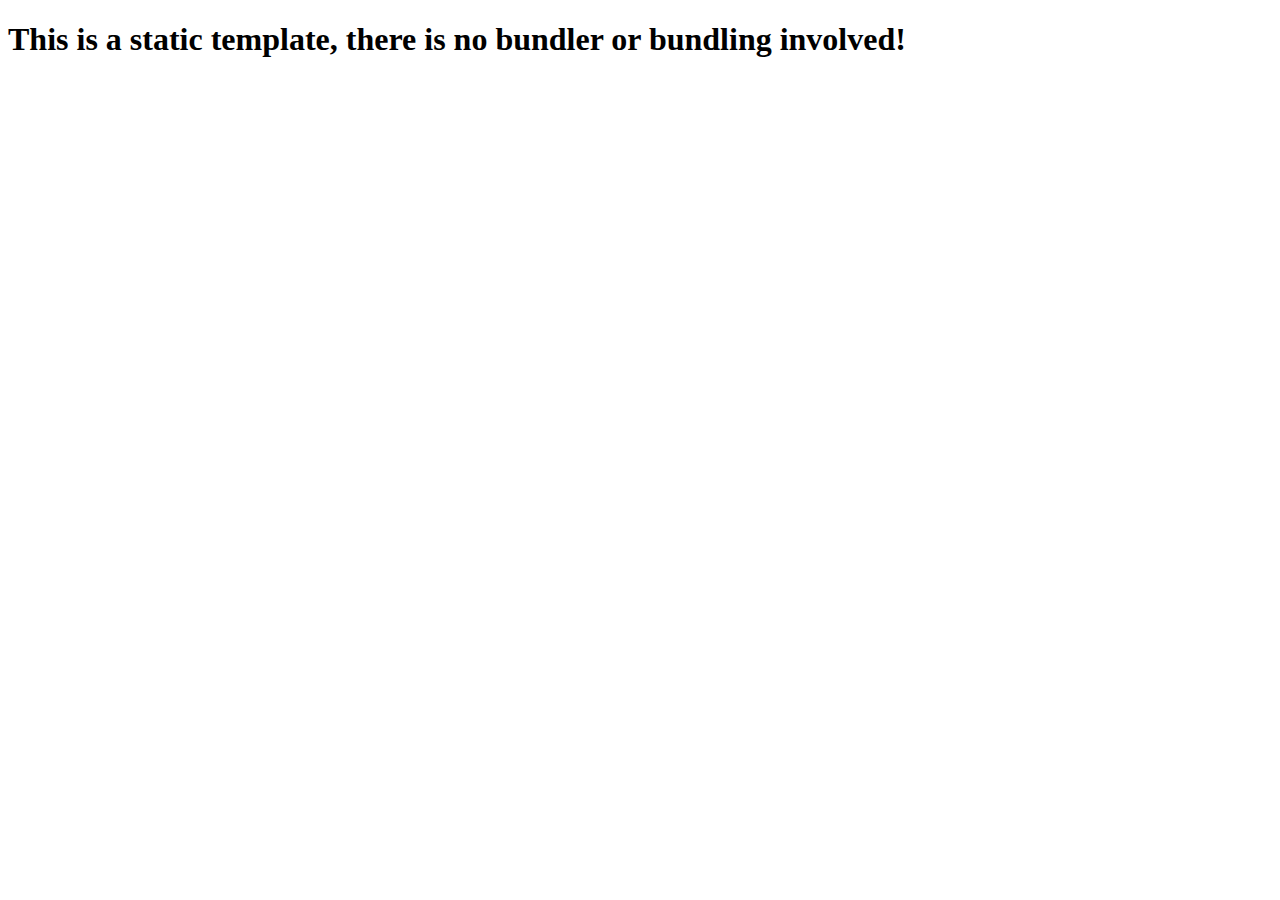
<file: css-challenges-ineuron/index.html>
<!DOCTYPE html>
<html lang="en">
  <head>
    <meta charset="UTF-8">
    <meta name="viewport" content="width=device-width, initial-scale=1.0">
    <meta http-equiv="X-UA-Compatible" content="ie=edge">
    <title>Static Template</title>
  </head>
  <body>
    <h1>This is a static template, there is no bundler or bundling involved!</h1>
  </body>
</html>
</file>
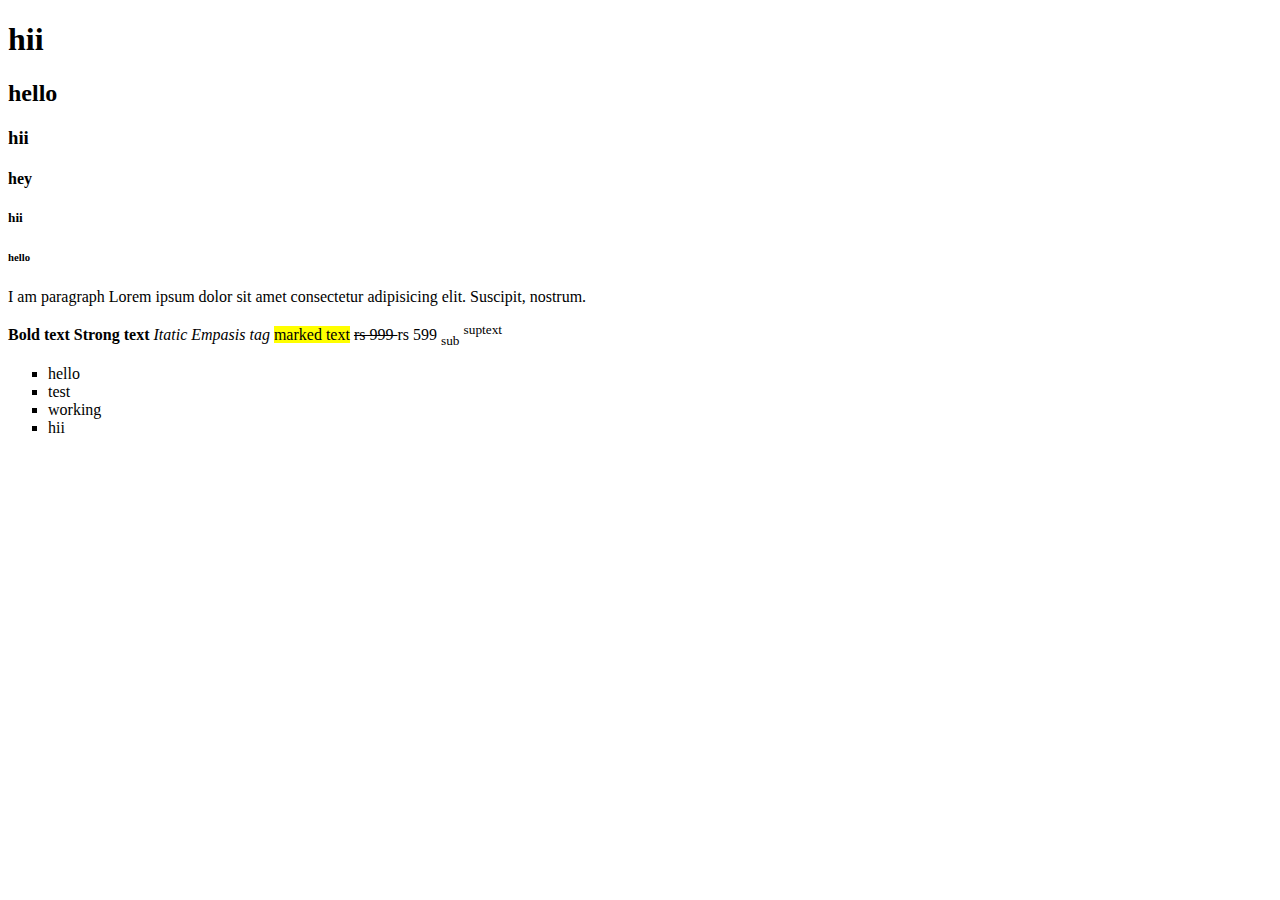
<file: live-class-1/index.html>
<!DOCTYPE html>
<html lang="en">
  <head>
    <meta charset="UTF-8" />
    <meta name="viewport" content="width=device-width, initial-scale=1.0" />
    <meta http-equiv="X-UA-Compatible" content="ie=edge" />
    <title>test</title>
  </head>
  <body>
    <!-- Heading -->
    <h1>hii</h1>
    <h2>hello</h2>
    <h3>hii</h3>
    <h4>hey</h4>
    <h5>hii</h5>
    <h6>hello</h6>

    <!-- paragraping -->
    <p>
      I am paragraph Lorem ipsum dolor sit amet consectetur adipisicing elit.
      Suscipit, nostrum.
    </p>

    <!-- Formatting -->
    <b>Bold text</b>
    <strong>Strong text</strong>
    <i>Itatic</i>
    <em>Empasis tag</em>
    <mark> marked text</mark>
    <del>rs 999 </del>rs 599
    <sub>sub</sub>
    <sup>suptext</sup>

    <!--list-->
    <ul type="square">
      <li>hello</li>
      <li>test</li>
      <li>working</li>
      <li>hii</li>
    </ul>
  </body>
</html>
</file>
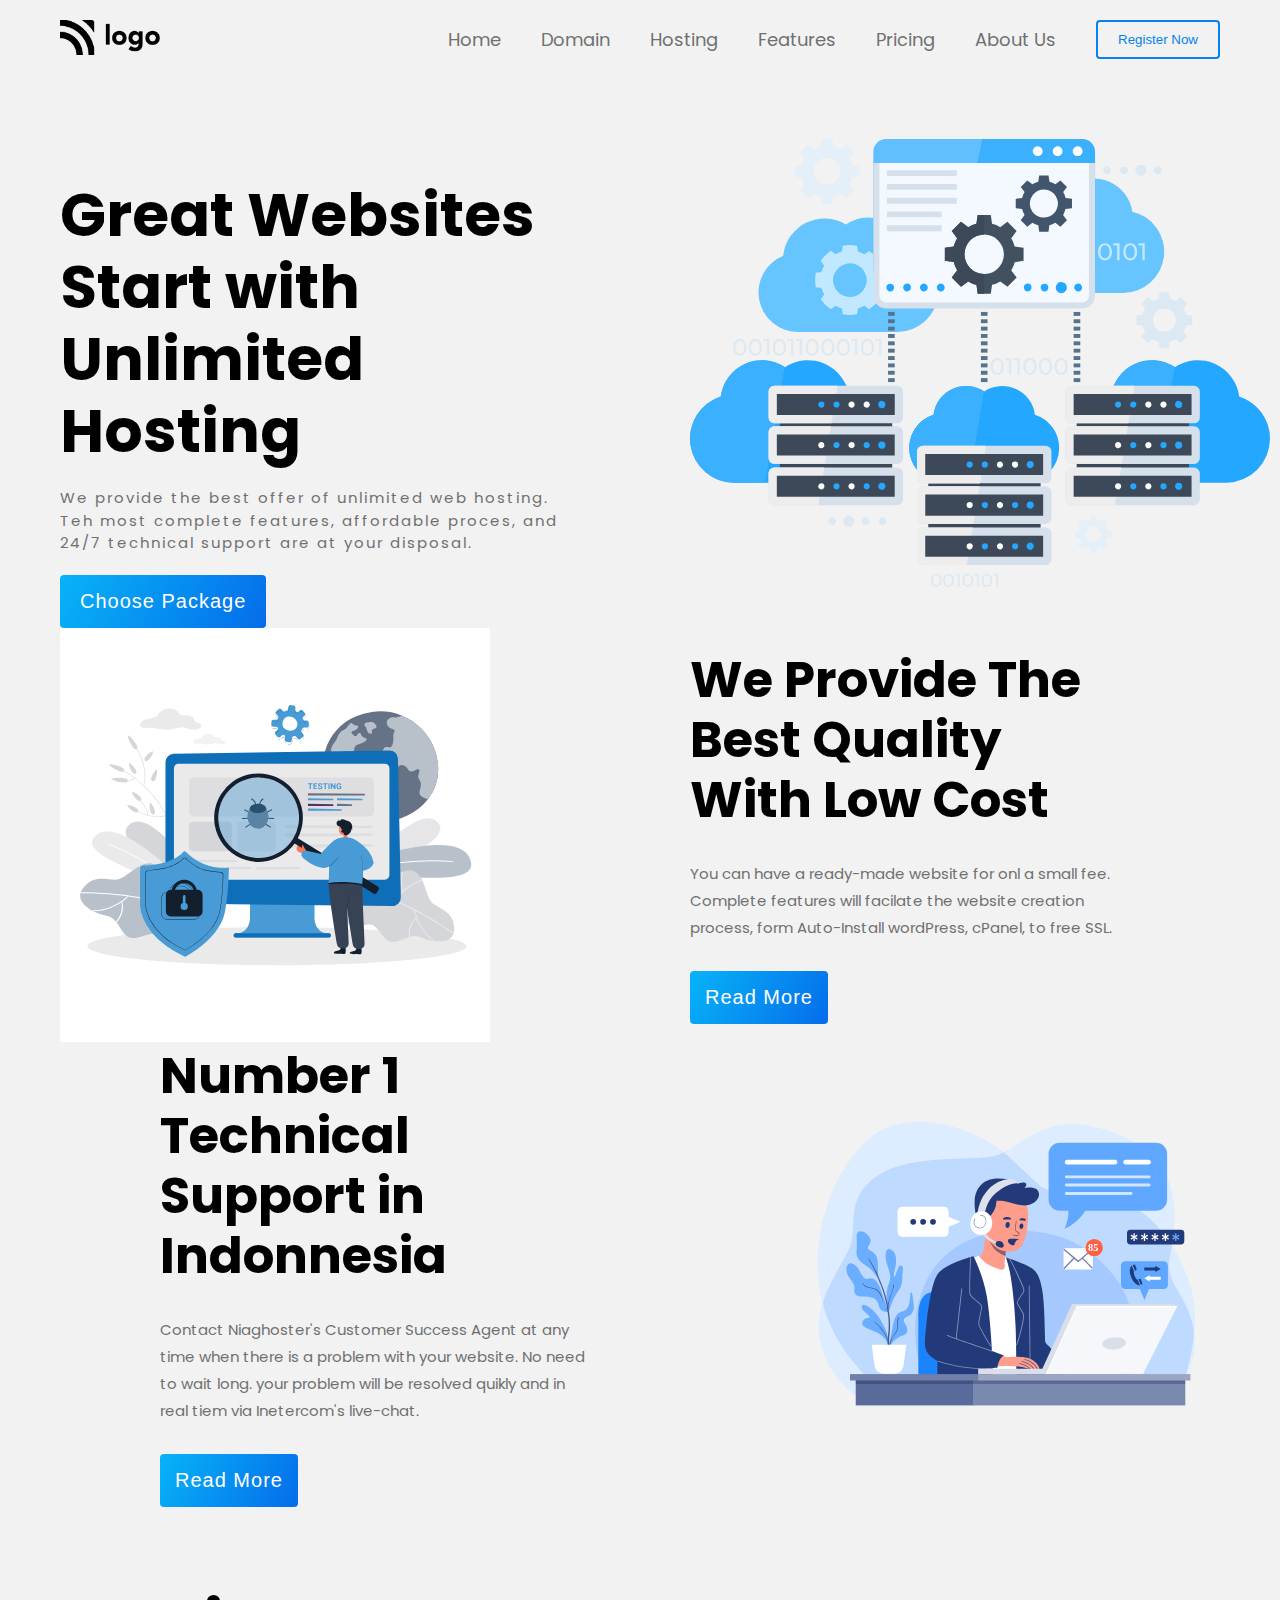
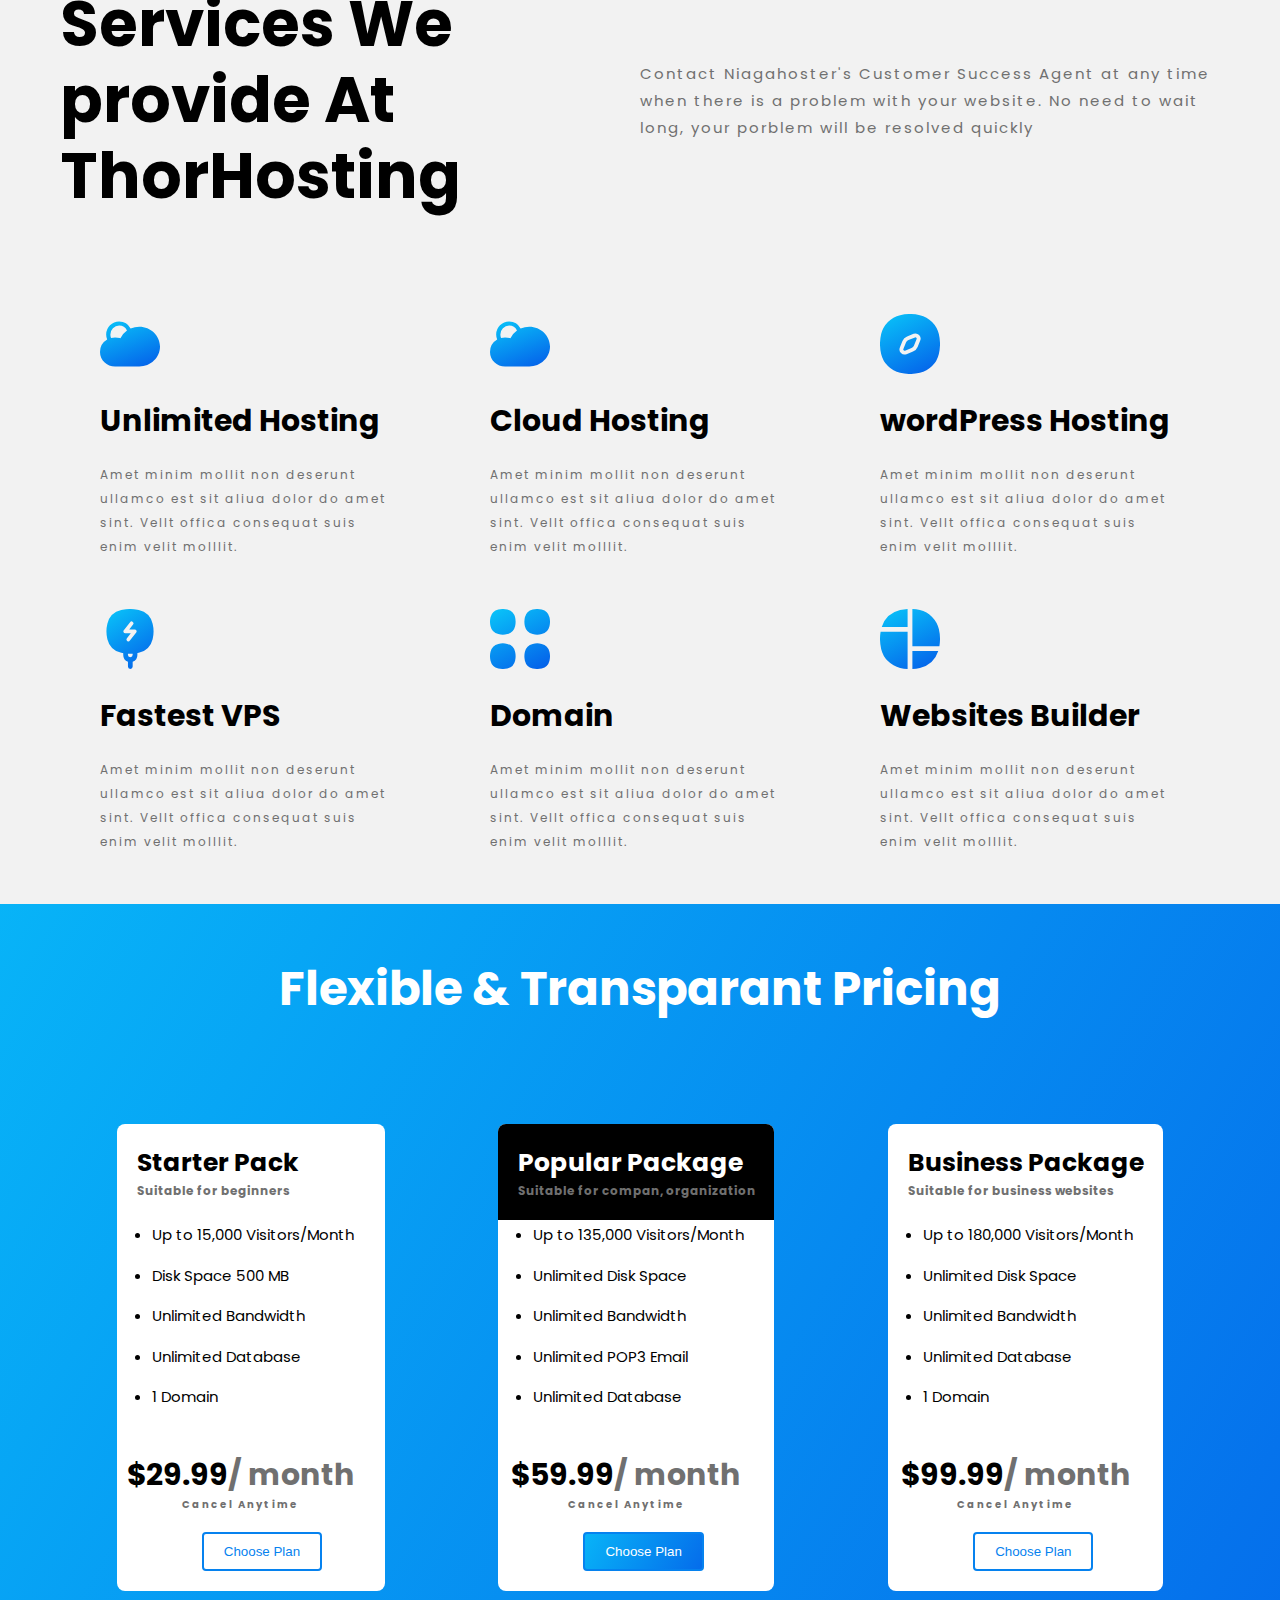
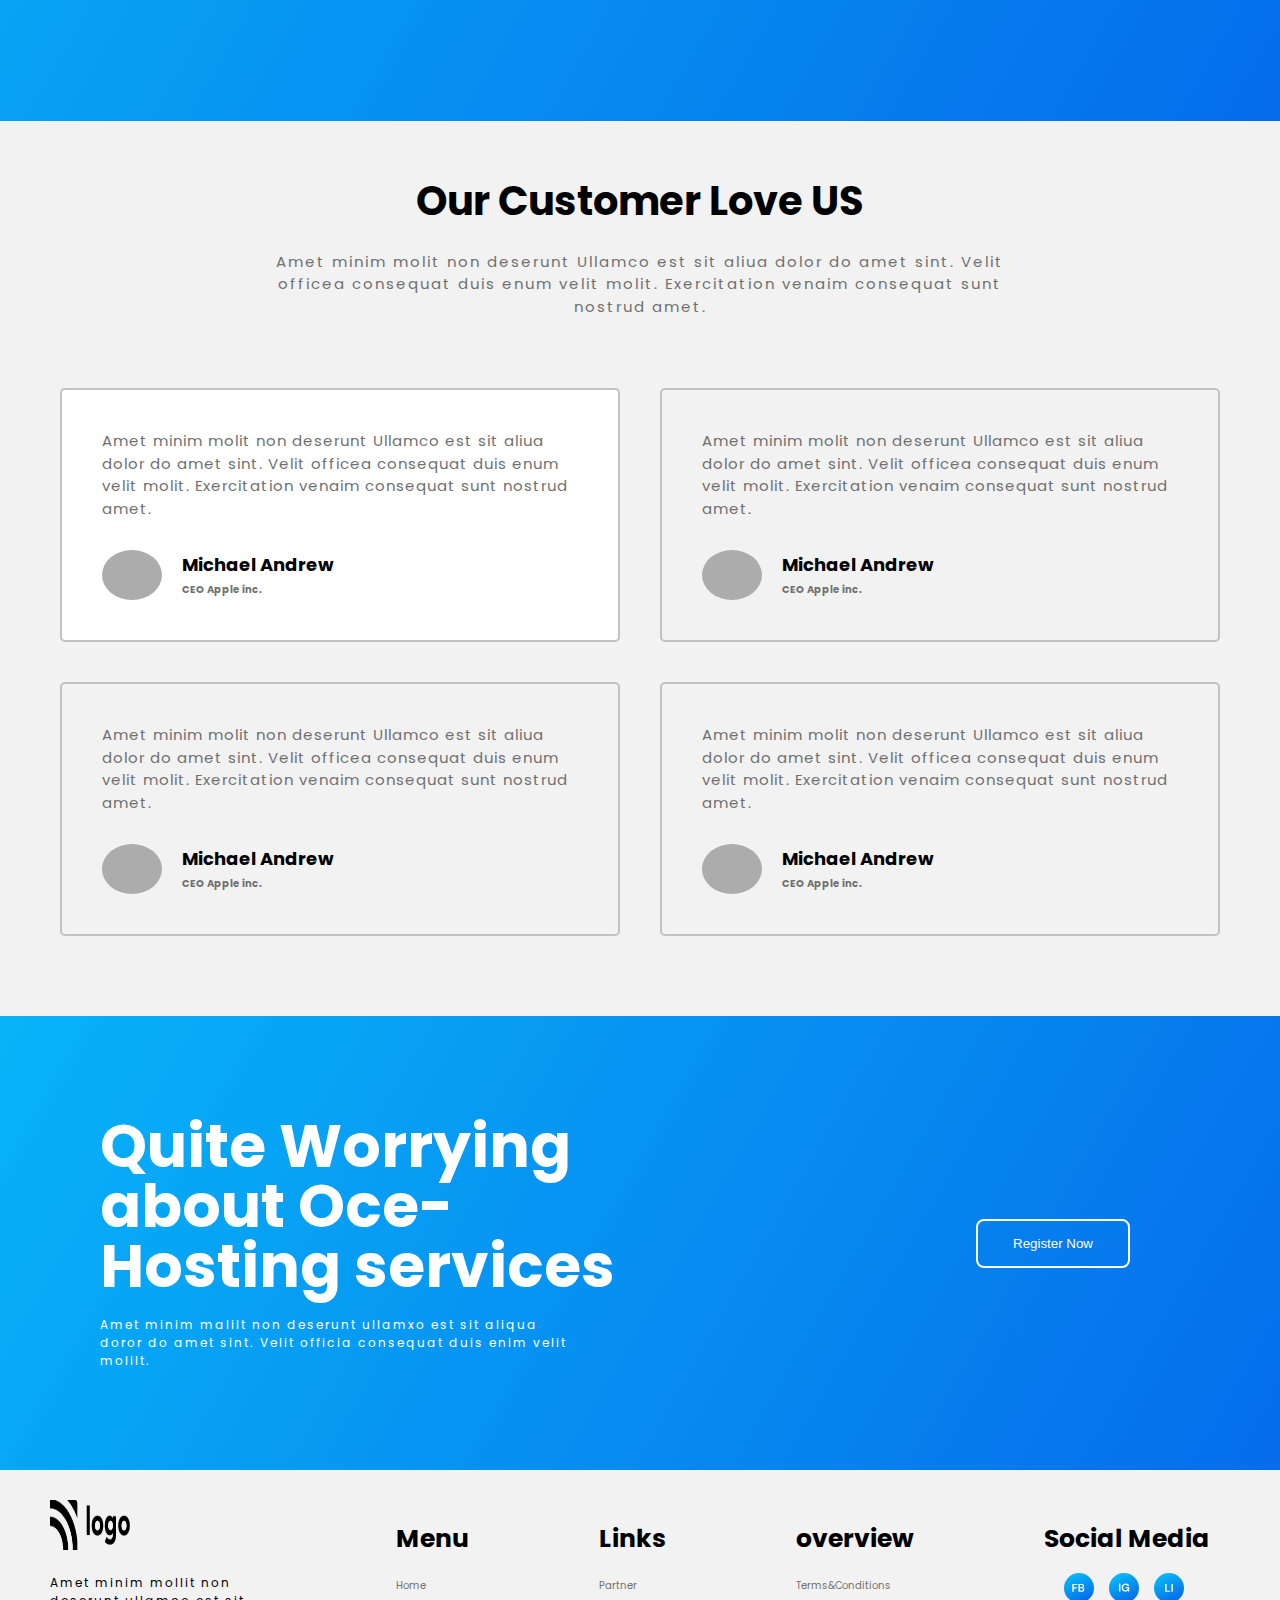
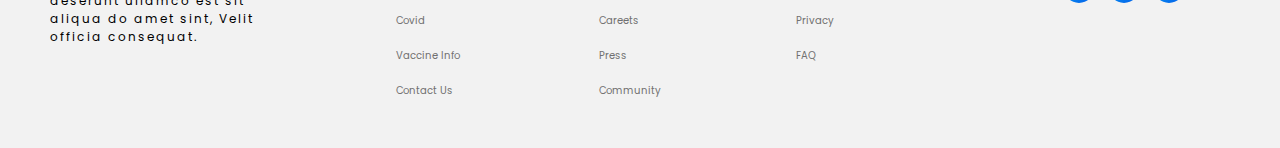
<file: live-class-project-11/index.html>
<!DOCTYPE html>
<html lang="en">
<head>
    <meta charset="UTF-8">
    <meta http-equiv="X-UA-Compatible" content="IE=edge">
    <meta name="viewport" content="width=device-width, initial-scale=1.0">
    <title>Hosting Landing Page</title>
    <link rel="stylesheet" href="style.css">
</head>

<body>
    <!-- Header -->
    <header aria-label="header" class="flex container">
        <div class="logo">
            <img src="./images/Logo.png" alt="logo">
        </div>
        <nav aria-label="navigation" class="flex">
            <ul class="nav-list flex">
                <li class="nav-list-link"><a href="#">Home</a></li>
                <li class="nav-list-link"><a href="#">Domain</a></li>
                <li class="nav-list-link"><a href="#">Hosting</a></li>
                <li class="nav-list-link"><a href="#">Features</a></li>
                <li class="nav-list-link"><a href="#">Pricing</a></li>
                <li class="nav-list-link"><a href="#">About Us</a></li>
            </ul>
            <button class="nav-button" type="button">Register Now</button>
        </nav>
    </header>
    <!-- hero -->
    <section class="hero container flex" aria-label="hero">
        <div class="hero-left flex">
            <h1 class="hero-left-heading">
                Great Websites Start with Unlimited <br>
                Hosting
            </h1>
            <p class="hero-left-details">
                We provide the best offer of unlimited web hosting. Teh most
                complete features, affordable proces, and 24/7 technical
                support are at your disposal.
            </p>
            <button class="hero-left-button btn">Choose Package</button>
        </div>
        <div class="hero-right">
            <img src="./images/hero.svg" alt="hero image">
        </div>
    </section>

    <section aria-label="about" class="about container flex">
        <div class="about-left">
            <img src="./images/test.svg" alt="testing image">
        </div>
        <div class="about-right">
            <h2 class="section-heading">
                We Provide The Best Quality With Low Cost
            </h2>
            <p class="section-discription">
                You can have a ready-made website for onl a small fee.
                Complete features will facilate the website creation
                process, form Auto-Install wordPress, cPanel, to free SSL.
            </p>
            <button class="btn">Read More</button>
        </div>
    </section>

    <section aria-label="support" class="support container flex">
        <div class="support-left">
            <h2 class="section-heading">
                Number 1 Technical Support in Indonnesia
            </h2>
            <p class="section-discription">
                Contact Niaghoster's Customer Success Agent at any time when
                there is a problem with your website. No need to wait long.
                your problem will be resolved quikly and in real tiem via
                Inetercom's live-chat.
            </p>
            <button class="btn">Read More</button>
        </div>
        <div class="support-right">
            <img src="./images/technicalsupportillustration.svg" alt="technical support illustration">
        </div>
    </section>
    <section aria-label="services" class="services container">
        <div class="services-part1 flex">
            <h2 class="section-heading">
                Services We provide At ThorHosting
            </h2>
            <p class="section-discription">
                Contact Niagahoster's Customer Success Agent at any time
                when there is a problem with your website. No need to wait
                long, your porblem will be resolved quickly
            </p>
        </div>
        <div class="services-cards">
            <div class="services-card">
                <div class="services-card-logo">
                    <img src="./images/cloud.svg" alt="cloud">
                </div>
                <div class="services-card-heading">
                    <h3>Unlimited Hosting</h3>
                </div>
                <div class="services-card-description">
                    <p>
                        Amet minim mollit non deserunt ullamco est sit aliua
                        dolor do amet sint. Vellt offica consequat suis enim
                        velit molllit.
                    </p>
                </div>
            </div>

            <div class="services-card">
                <div class="services-card-logo">
                    <img src="./images/cloud.svg" alt="cloud">
                </div>
                <div class="services-card-heading">
                    <h3>Cloud Hosting</h3>
                </div>
                <div class="services-card-description">
                    <p>
                        Amet minim mollit non deserunt ullamco est sit aliua
                        dolor do amet sint. Vellt offica consequat suis enim
                        velit molllit.
                    </p>
                </div>
            </div>
            <div class="services-card">
                <div class="services-card-logo">
                    <img src="./images/hosting.svg" alt="hosting">
                </div>
                <div class="services-card-heading">
                    <h3>wordPress Hosting</h3>
                </div>
                <div class="services-card-description">
                    <p>
                        Amet minim mollit non deserunt ullamco est sit aliua
                        dolor do amet sint. Vellt offica consequat suis enim
                        velit molllit.
                    </p>
                </div>
            </div>
            <div class="services-card">
                <div class="services-card-logo">
                    <img src="./images/vps.svg" alt="vps">
                </div>
                <div class="services-card-heading">
                    <h3>Fastest VPS</h3>
                </div>
                <div class="services-card-description">
                    <p>
                        Amet minim mollit non deserunt ullamco est sit aliua
                        dolor do amet sint. Vellt offica consequat suis enim
                        velit molllit.
                    </p>
                </div>
            </div>
            <div class="services-card">
                <div class="services-card-logo">
                    <img src="./images/domain.svg" alt="domain">
                </div>
                <div class="services-card-heading">
                    <h3>Domain</h3>
                </div>
                <div class="services-card-description">
                    <p>
                        Amet minim mollit non deserunt ullamco est sit aliua
                        dolor do amet sint. Vellt offica consequat suis enim
                        velit molllit.
                    </p>
                </div>
            </div>

            <div class="services-card">
                <div class="services-card-logo">
                    <img src="./images/website-builder.svg" alt="website-builder">
                </div>
                <div class="services-card-heading">
                    <h3>Websites Builder</h3>
                </div>
                <div class="services-card-description">
                    <p>
                        Amet minim mollit non deserunt ullamco est sit aliua
                        dolor do amet sint. Vellt offica consequat suis enim
                        velit molllit.
                    </p>
                </div>
            </div>
        </div>
    </section>

    <section aria-label="pricing" class="pricing container">
        <div class="pricing-heading">
            <h3>Flexible &amp; Transparant Pricing</h3>
        </div>
        <div class="Pricing-cards">
            <div class="pricing-card">
                <div class="pricing-card-heading">
                    <h3>Starter Pack</h3>
                    <h4>Suitable for beginners</h4>
                </div>

                <div class="pricing-features">
                    <ul class="pricing-features-list">
                        <li>Up to 15,000 Visitors/Month</li>
                        <li>Disk Space 500 MB</li>
                        <li>Unlimited Bandwidth</li>
                        <li>Unlimited Database</li>
                        <li>1 Domain</li>
                    </ul>
                </div>
                <div class="pricing-month">
                    <h4>$29.99<span>/ month</span></h4>
                    <h5>Cancel Anytime</h5>
                </div>
                <button class="nav-button button" type="button">
                    Choose Plan
                </button>
            </div>
            <div class="pricing-card">
                <div class="pricing-card-heading pricing-card-heading-active">
                    <h3>Popular Package</h3>
                    <h4>Suitable for compan, organization</h4>
                </div>

                <div class="pricing-features">
                    <ul class="pricing-features-list">
                        <li>Up to 135,000 Visitors/Month</li>
                        <li>Unlimited Disk Space</li>
                        <li>Unlimited Bandwidth</li>
                        <li>Unlimited POP3 Email</li>
                        <li>Unlimited Database</li>
                    </ul>
                </div>
                <div class="pricing-month">
                    <h4>$59.99<span>/ month</span></h4>
                    <h5>Cancel Anytime</h5>
                </div>
                <button class="nav-button button button-active" type="button">
                    Choose Plan
                </button>
            </div>
            <div class="pricing-card">
                <div class="pricing-card-heading">
                    <h3>Business Package</h3>
                    <h4>Suitable for business websites</h4>
                </div>

                <div class="pricing-features">
                    <ul class="pricing-features-list">
                        <li>Up to 180,000 Visitors/Month</li>
                        <li>Unlimited Disk Space</li>
                        <li>Unlimited Bandwidth</li>
                        <li>Unlimited Database</li>
                        <li>1 Domain</li>
                    </ul>
                </div>
                <div class="pricing-month">
                    <h4>$99.99<span>/ month</span></h4>
                    <h5>Cancel Anytime</h5>
                </div>
                <button class="nav-button button" type="button">
                    Choose Plan
                </button>
            </div>
        </div>
    </section>

    <section aria-label="review" class="review container flex">
        <div class="review-heading">
            <h3>Our Customer Love US</h3>
            <p>
                Amet minim molit non deserunt Ullamco est sit aliua dolor do
                amet sint. Velit officea consequat duis enum velit molit.
                Exercitation venaim consequat sunt nostrud amet.
            </p>
        </div>
        <div class="review-cards">
            <div class="review-card review-card-active">
                <div class="review-card-discription">
                    <p>
                        Amet minim molit non deserunt Ullamco est sit aliua
                        dolor do amet sint. Velit officea consequat duis
                        enum velit molit. Exercitation venaim consequat sunt
                        nostrud amet.
                    </p>
                </div>
                <div class="review-card-profile flex">
                    <span></span>
                    <div class="profile-detail">
                        <h4>Michael Andrew</h4>
                        <h5>CEO Apple inc.</h5>
                    </div>
                </div>
            </div>
            <div class="review-card">
                <div class="review-card-discription">
                    <p>
                        Amet minim molit non deserunt Ullamco est sit aliua
                        dolor do amet sint. Velit officea consequat duis
                        enum velit molit. Exercitation venaim consequat sunt
                        nostrud amet.
                    </p>
                </div>
                <div class="review-card-profile flex">
                    <span></span>
                    <div class="profile-detail">
                        <h4>Michael Andrew</h4>
                        <h5>CEO Apple inc.</h5>
                    </div>
                </div>
            </div>
            <div class="review-card">
                <div class="review-card-discription">
                    <p>
                        Amet minim molit non deserunt Ullamco est sit aliua
                        dolor do amet sint. Velit officea consequat duis
                        enum velit molit. Exercitation venaim consequat sunt
                        nostrud amet.
                    </p>
                </div>
                <div class="review-card-profile flex">
                    <span></span>
                    <div class="profile-detail">
                        <h4>Michael Andrew</h4>
                        <h5>CEO Apple inc.</h5>
                    </div>
                </div>
            </div>
            <div class="review-card">
                <div class="review-card-discription">
                    <p>
                        Amet minim molit non deserunt Ullamco est sit aliua
                        dolor do amet sint. Velit officea consequat duis
                        enum velit molit. Exercitation venaim consequat sunt
                        nostrud amet.
                    </p>
                </div>
                <div class="review-card-profile flex">
                    <span></span>
                    <div class="profile-detail">
                        <h4>Michael Andrew</h4>
                        <h5>CEO Apple inc.</h5>
                    </div>
                </div>
            </div>
        </div>
    </section>
    <section class="register flex">
        <div class="register-left">
            <h3>Quite Worrying about Oce-Hosting services</h3>
            <p>
                Amet minim malilt non deserunt ullamxo est sit aliqua doror
                do amet sint. Velit officia consequat duis enim velit
                molilt.
            </p>
        </div>
        <div class="register-right">
            <button type="button" class="register-button">
                Register Now
            </button>
        </div>
    </section>

    <!-- footer -->
    <footer aria-label="footer">
        <div class="footer-logo">
            <img src="./images/Logo.png" alt="logo">
            <p>
                Amet minim mollit non deserunt ullamco est sit aliqua do
                amet sint, Velit officia consequat.
            </p>
        </div>
        <div class="footer-menu">
            <h3 class="footer-menu-heading">Menu</h3>
            <ul class="footer-menu-list">
                <li class="footer-menu-list-item">
                    <a href="#">Home</a>
                </li>
                <li class="footer-menu-list-item">
                    <a href="#">Covid</a>
                </li>
                <li class="footer-menu-list-item">
                    <a href="#">Vaccine Info</a>
                </li>
                <li class="footer-menu-list-item">
                    <a href="#">Contact Us</a>
                </li>
            </ul>
        </div>
        <div class="footer-menu">
            <h3 class="footer-menu-heading">Links</h3>
            <ul class="footer-menu-list">
                <li class="footer-menu-list-item">
                    <a href="#">Partner</a>
                </li>
                <li class="footer-menu-list-item">
                    <a href="#">Careets</a>
                </li>
                <li class="footer-menu-list-item">
                    <a href="#">Press</a>
                </li>
                <li class="footer-menu-list-item">
                    <a href="#">Community</a>
                </li>
            </ul>
        </div>
        <div class="footer-menu">
            <h3 class="footer-menu-heading">overview</h3>
            <ul class="footer-menu-list">
                <li class="footer-menu-list-item">
                    <a href="#">Terms&amp;Conditions</a>
                </li>
                <li class="footer-menu-list-item">
                    <a href="#">Privacy</a>
                </li>
                <li class="footer-menu-list-item"><a href="#">FAQ</a></li>
            </ul>
        </div>
        <div class="footer-menu">
            <h3 class="footer-menu-heading">Social Media</h3>
            <ul class="footer-menu-social-list">
                <li class="footer-menu-social-list-items">
                    <a href="#"><img src="./images/fb.svg" alt="FB"></a>
                </li>
                <li class="footer-menu-social-list-items">
                    <a href="#"><img src="./images/ig.svg" alt="IG"></a>
                </li>
                <li class="footer-menu-social-list-items">
                    <a href="#"><img src="./images/li.svg" alt="li"></a>
                </li>
            </ul>
        </div>
    </footer>


</body>

</html>
</file>
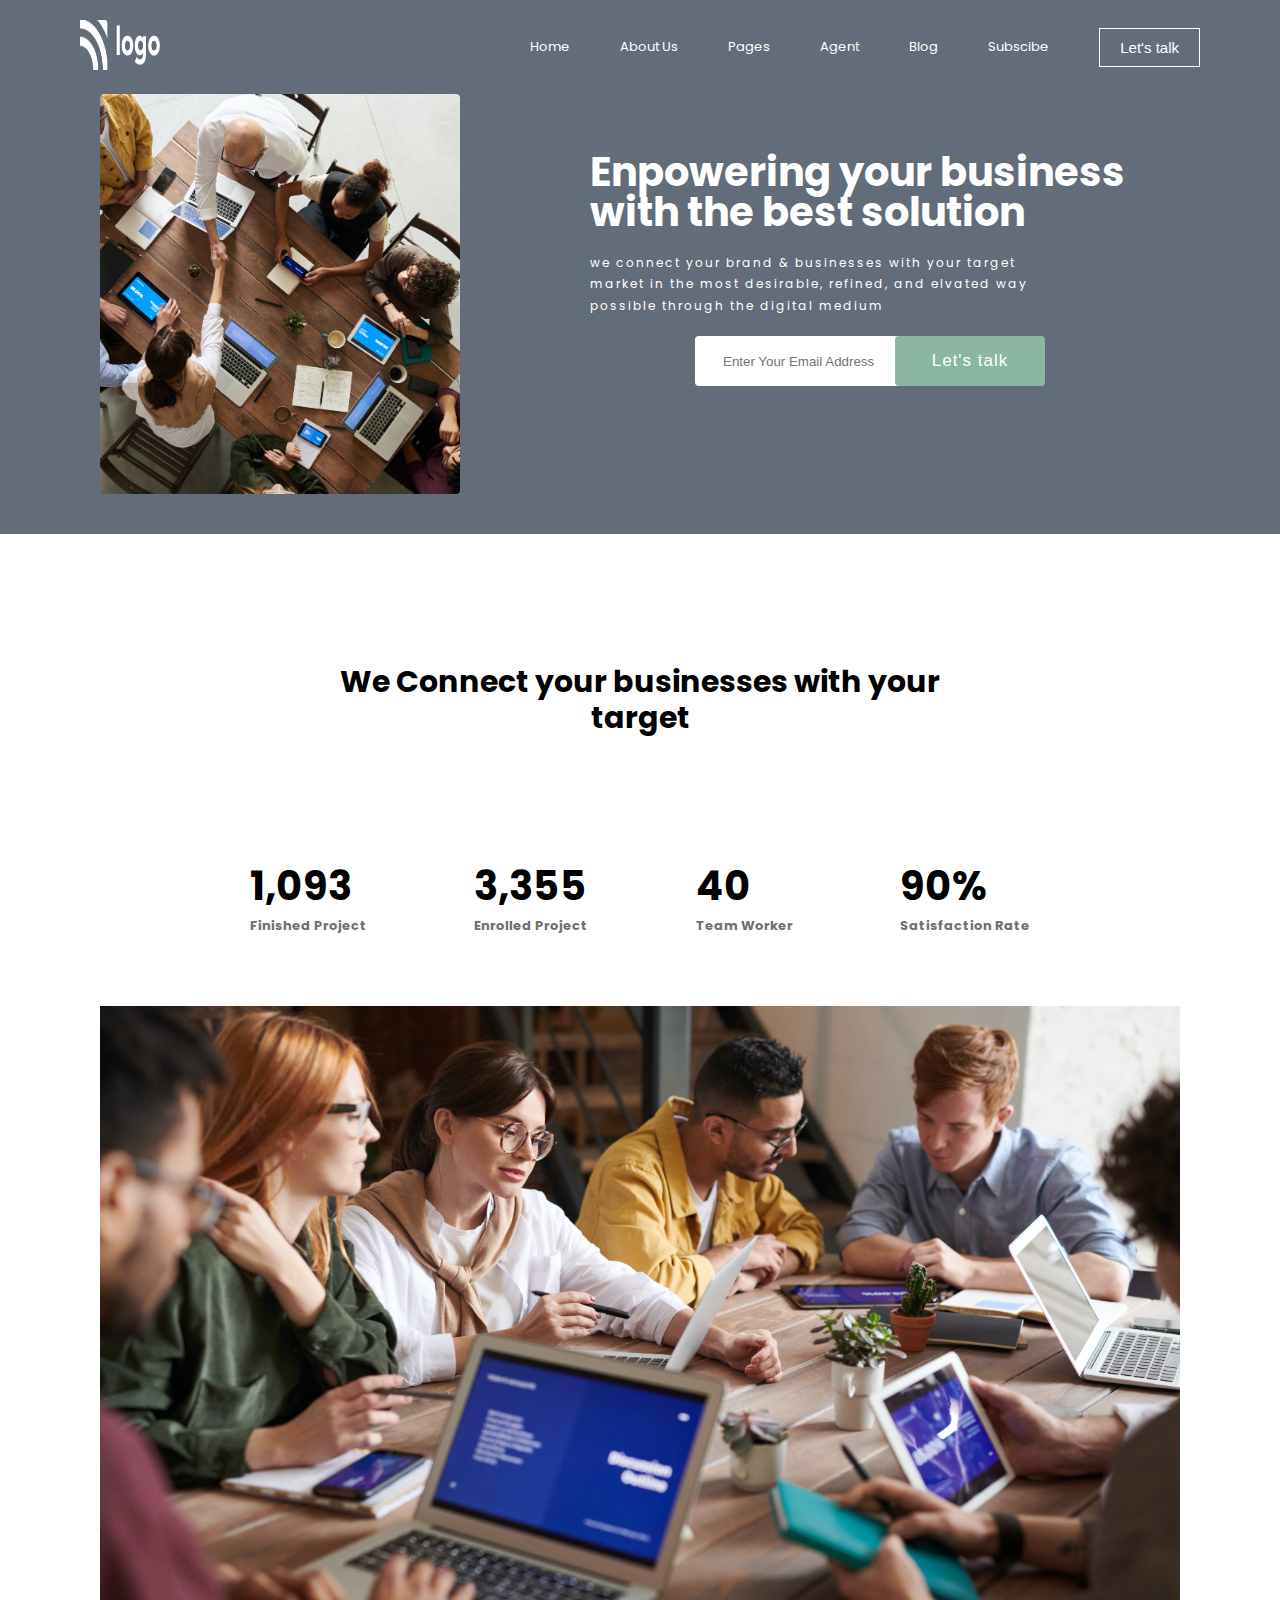
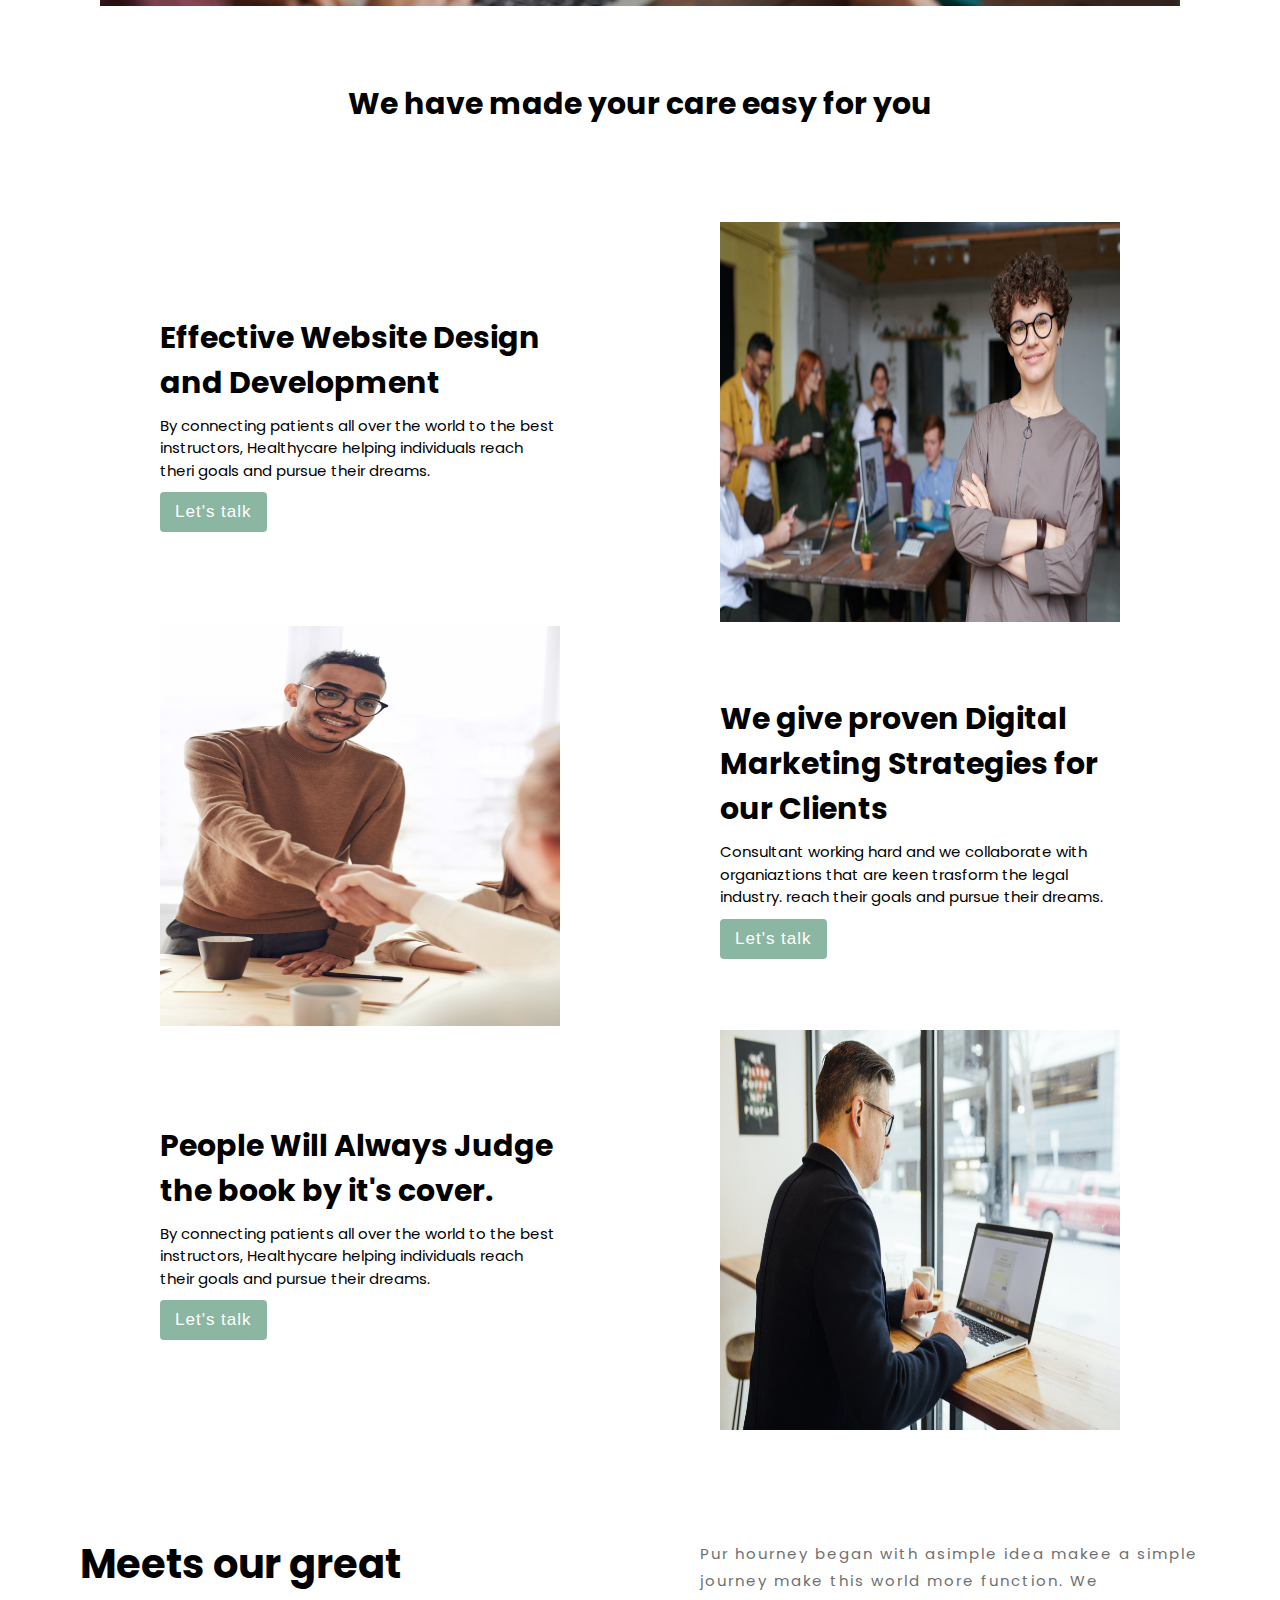
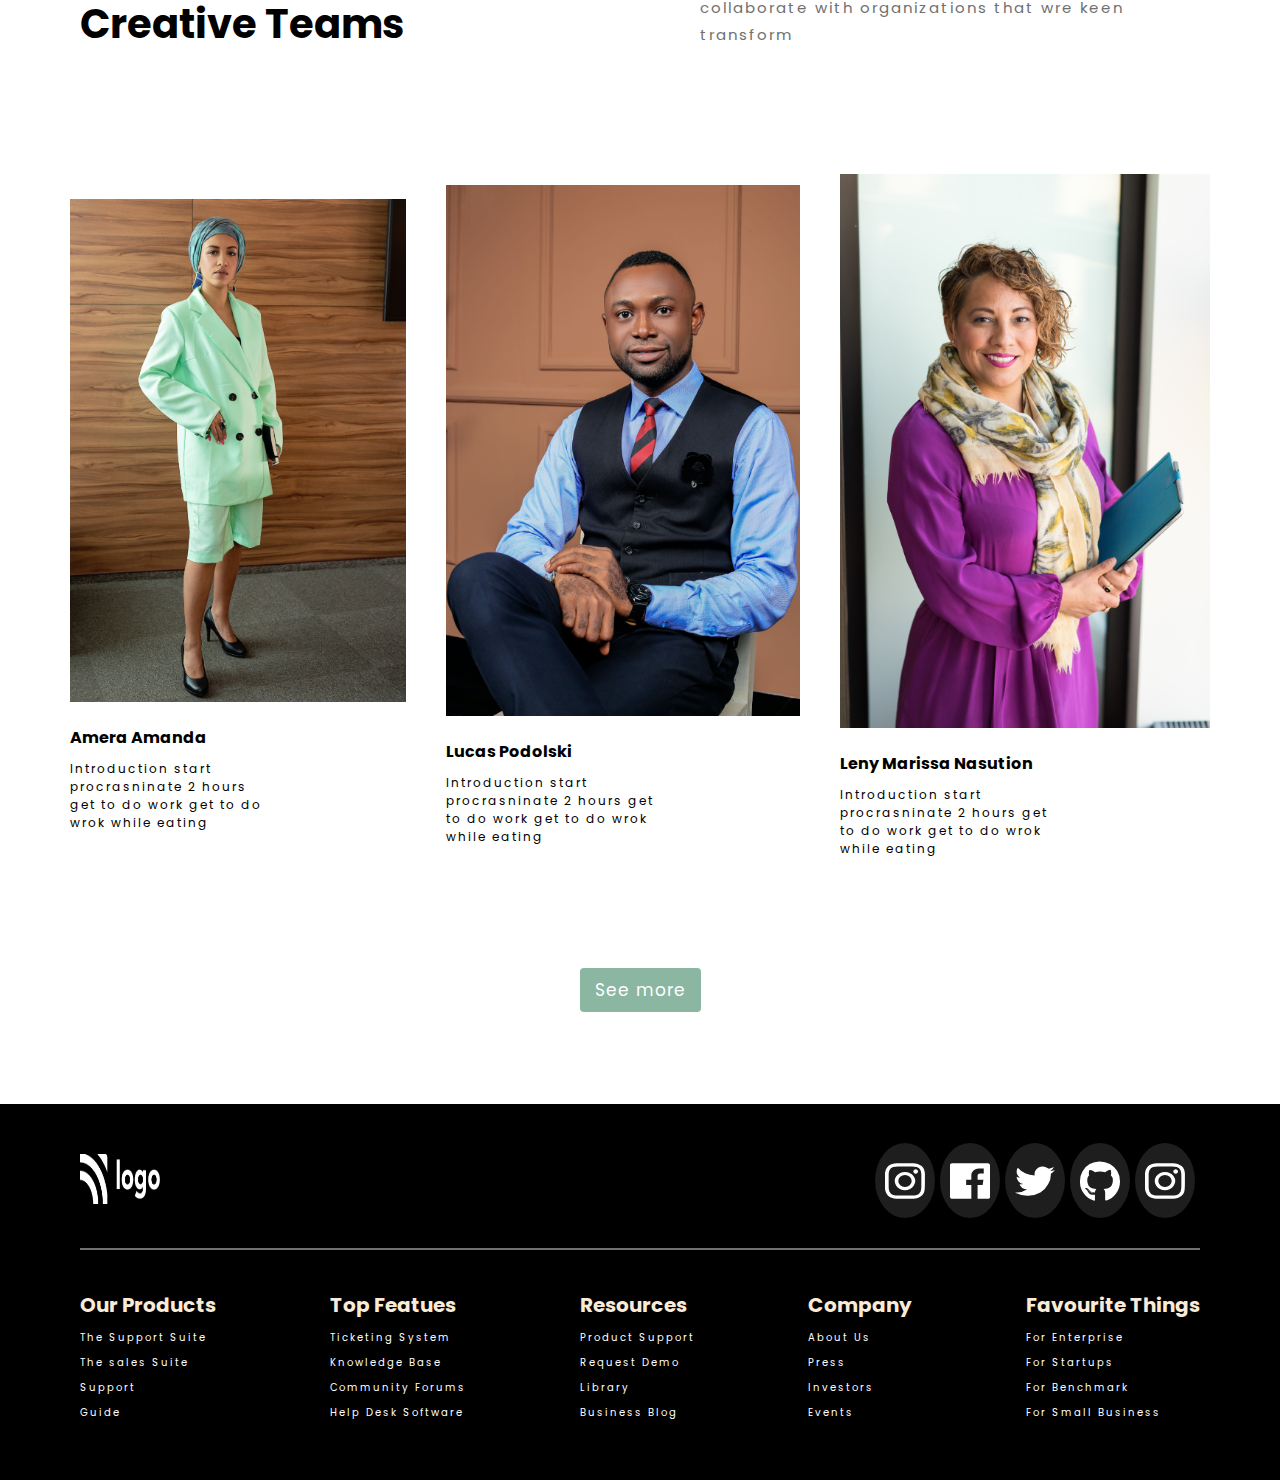
<file: live-class-project-12/index.html>
<!DOCTYPE html>
<html lang="en">
<head>
    <meta charset="UTF-8">
    <meta http-equiv="X-UA-Compatible" content="IE=edge">
    <meta name="viewport" content="width=device-width, initial-scale=1.0">
    <title>Business landing page</title>
    <link rel="stylesheet" href="style.css">
</head>
<body>
    <header class="header container">
        <div class="header-nav flex">
            <div class="nav-logo">
                <img src="./images/white-logo.png" alt="logo">
            </div>
            <nav class="nav flex">
                <ul class="nav-list flex">
                    <li><a href="#">Home</a></li>
                    <li><a href="#">About Us</a></li>
                    <li><a href="#">Pages</a></li>
                    <li><a href="#">Agent</a></li>
                    <li><a href="#">Blog</a></li>
                    <li><a href="#">Subscibe</a></li>
                </ul>
                <button type="button" class="nav-button">
                    Let's talk
                </button>
            </nav>
        </div>
        <div class="header-content flex">
            <div class="header-content-left"></div>
            <div class="header-content-right">
                <h1>Enpowering your business with the best solution</h1>
                <p>
                    we connect your brand &amp; businesses with your target
                    market in the most desirable, refined, and elvated way
                    possible through the digital medium
                </p>
                <form class="form" action="post">
                    <input type="email" name="email" id="email" placeholder="Enter Your Email Address">
                    <button type="button" class="btn">Let's talk</button>
                </form>
            </div>
        </div>
    </header>
    <section class="about">
        <div class="about-part-1">
            <h2 class="section-heading">
                We Connect your businesses with your target
            </h2>
            <div class="about-stats flex">
                <div class="about-stat">
                    <h3>1,093</h3>
                    <h4>Finished Project</h4>
                </div>
                <div class="about-stat">
                    <h3>3,355</h3>
                    <h4>Enrolled Project</h4>
                </div>
                <div class="about-stat">
                    <h3>40</h3>
                    <h4>Team Worker</h4>
                </div>
                <div class="about-stat">
                    <h3>90%</h3>
                    <h4>Satisfaction Rate</h4>
                </div>
            </div>
        </div>
        <div class="about-part-2"></div>
    </section>

    <section class="feature">
        <h2 class="section-heading">We have made your care easy for you</h2>
        <div class="feature-card flex">
            <div class="feature-card-discription">
                <h3>Effective Website Design and Development</h3>
                <p>
                    By connecting patients all over the world to the best
                    instructors, Healthycare helping individuals reach theri
                    goals and pursue their dreams.
                </p>
                <button type="button" class="btn">Let's talk</button>
            </div>
            <div class="feature-card-image">
                <img src="./images/pexels-fauxels-3184405.jpg" alt="images">
            </div>
        </div>
        <div class="feature-card flex">
            <div class="feature-card-image">
                <img src="./images/pexels-fauxels-3184603.jpg" alt="images">
            </div>
            <div class="feature-card-discription">
                <h3>
                    We give proven Digital Marketing Strategies for our
                    Clients
                </h3>
                <p>
                    Consultant working hard and we collaborate with
                    organiaztions that are keen trasform the legal industry.
                    reach their goals and pursue their dreams.
                </p>
                <button type="button" class="btn">Let's talk</button>
            </div>
        </div>
        <div class="feature-card flex">
            <div class="feature-card-discription">
                <h3>People Will Always Judge the book by it's cover.</h3>
                <p>
                    By connecting patients all over the world to the best
                    instructors, Healthycare helping individuals reach their
                    goals and pursue their dreams.
                </p>
                <button type="button" class="btn">Let's talk</button>
            </div>
            <div class="feature-card-image">
            <img src="./images/pexels-linkedin-sales-navigator-2182969.jpg" alt="img">
        </div>
      </div>
    </section>

    <section class="team">
        <div class="team-part-1 flex">
            <h3>Meets our great Creative Teams</h3>
            <p>
                Pur hourney began with asimple idea makee a simple journey
                make this world more function. We collaborate with
                organizations that wre keen transform
            </p>
        </div>
        <div class="team-part-2">
            <div class="team-card">
                <img src="./images/pexels-mikhail-nilov-8937870.jpg" alt="img">
                <h4 class="team-card-heading">Amera Amanda</h4>
                <p class="team-card-discription">
                    Introduction start procrasninate 2 hours get to do work
                    get to do wrok while eating
                </p>
            </div>
            <div class="team-card">
                <img src="./images//pexels-precious-judah-9154594.jpg" alt="img">
                <h4 class="team-card-heading">Lucas Podolski</h4>
                <p class="team-card-discription">
                    Introduction start procrasninate 2 hours get to do work
                    get to do wrok while eating
                </p>
            </div>
            <div class="team-card">
                <img src="./images/pexels-christina-morillo-1181424.jpg" alt="img">
                <h4 class="team-card-heading">Leny Marissa Nasution</h4>
                <p class="team-card-discription">
                    Introduction start procrasninate 2 hours get to do work
                    get to do wrok while eating
                </p>
            </div>
            </div>
        
     <div class="team-part-3">
    <buttton class="btn">See more</buttton>
    </div>
    </section>
    <footer class="footer">
      <div class="footer-part-1 flex">
        <div class="footer-logo">
          <img src="./images/white-logo.png" alt="logo">
        </div>
      <div class="footer-icons">
        <span><img src="./images/instagramAsset 3.svg" alt="ig"></span>
        <span><img src="./images//facebookAsset 2.svg" alt="fb"></span>
        <span><img src="./images/twitterAsset 1.svg" alt="twitter"></span>
        <span><img src="./images/githubAsset 2.svg" alt="github"></span>
        <span><img src="./images/instagramAsset 3.svg" alt="ig"></span>
      </div>
      </div>
    <div class="footer-part-2 flex">
        <div class="footer-menu">
        <h3>Our Products</h3>
        <ul>
          <li><a href="#">The Support Suite</a></li>
          <li><a href="#">The sales Suite</a></li>
          <li><a href="#">Support</a></li>
          <li><a href="#">Guide</a></li>
        </ul>
        </div>
        <div class="footer-menu">
        <h3>Top Featues</h3>
        <ul>
          <li><a href="#">Ticketing System</a></li>
          <li><a href="#">Knowledge Base</a></li>
          <li><a href="#">Community Forums</a></li>
          <li><a href="#">Help Desk Software</a></li>
        </ul>
        </div>
        <div class="footer-menu">
        <h3>Resources</h3>
        <ul>
          <li><a href="#">Product Support</a></li>
          <li><a href="#">Request Demo</a></li>
          <li><a href="#">Library</a></li>
          <li><a href="#">Business Blog</a></li>
        </ul>
        </div>
        <div class="footer-menu">
        <h3>Company</h3>
        <ul>
          <li><a href="#">About Us</a></li>
          <li><a href="#">Press</a></li>
          <li><a href="#">Investors</a></li>
          <li><a href="#">Events</a></li>
        </ul>
        </div>
        <div class="footer-menu">
        <h3>Favourite Things</h3>
        <ul>
          <li><a href="#">For Enterprise</a></li>
          <li><a href="#">For Startups</a></li>
          <li><a href="#">For Benchmark</a></li>
          <li><a href="#">For Small Business</a></li>
        </ul>
        </div>
    </div>
    </footer>


</body>
</html>
</file>
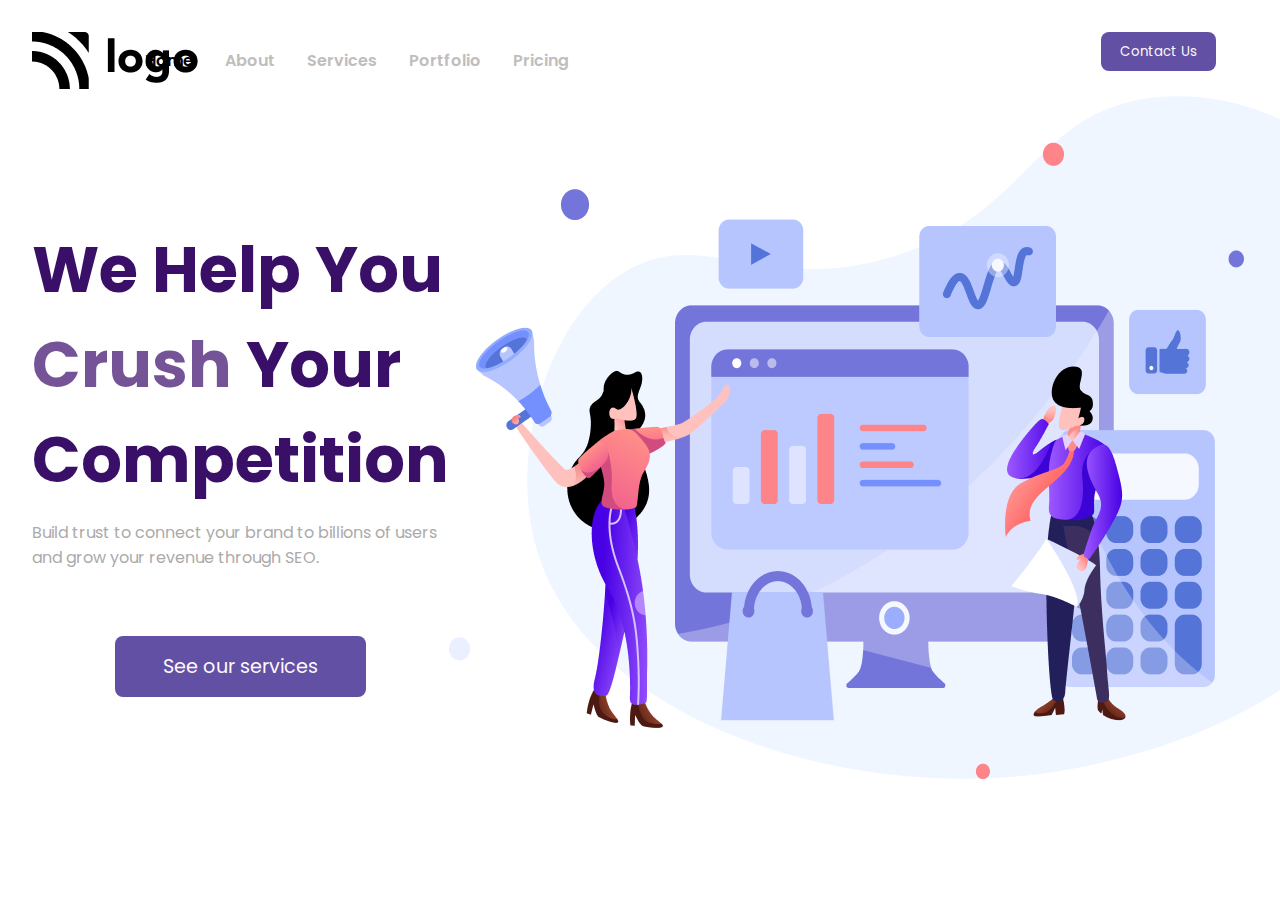
<file: live-class-project-4/index.html>
<!DOCTYPE html>
<html lang="en">
  <head>
    <meta charset="UTF-8" />
    <meta http-equiv="X-UA-Compatible" content="IE=edge" />
    <meta name="viewport" content="width=device-width, initial-scale=1.0" />
    <!-- stylesheet -->
    <link rel="stylesheet" href="style.css" />
    <!-- Font -->
    <link rel="preconnect" href="https://fonts.googleapis.com" />
    <link rel="preconnect" href="https://fonts.gstatic.com" crossorigin />
    <link
      href="https://fonts.googleapis.com/css2?family=Poppins:wght@200;300;400;500;600;700;800&display=swap"
      rel="stylesheet"
    />
    <title>Document</title>
  </head>
  <body>
    <div class="container">
      <section aria-label="navbar">
        <nav class="navbar-container">
          <div>
            <img src="./assets/Logo.png" alt="brand-logo" />
          </div>
          <div class="grow-list">
            <ul class="list">
              <li class="list-item">Home</li>
              <li class="list-item">About</li>
              <li class="list-item">Services</li>
              <li class="list-item">Portfolio</li>
              <li class="list-item">Pricing</li>
            </ul>
          </div>
          <div class="button-group">
            <button class="nav-button">Contact Us</button>
          </div>
        </nav>
      </section>
      <!-- Banner -->
      <section aria-label="banner">
        <div class="banner-container">
          <!-- Left text -->
          <div>
            <h1 class="heading-text">
              We Help You <span>Crush</span> Your Competition
            </h1>
            <p class="description">
              Build trust to connect your brand to billions of users and grow
              your revenue through SEO.
            </p>
            <button class="nav-button btn">See our services</button>
          </div>
          <!-- Right Text -->
          <div>
            <img src="./assets/Header Illustration.png" alt="illustration" />
          </div>
        </div>
      </section>
    </div>
  </body>
</html>
</file>
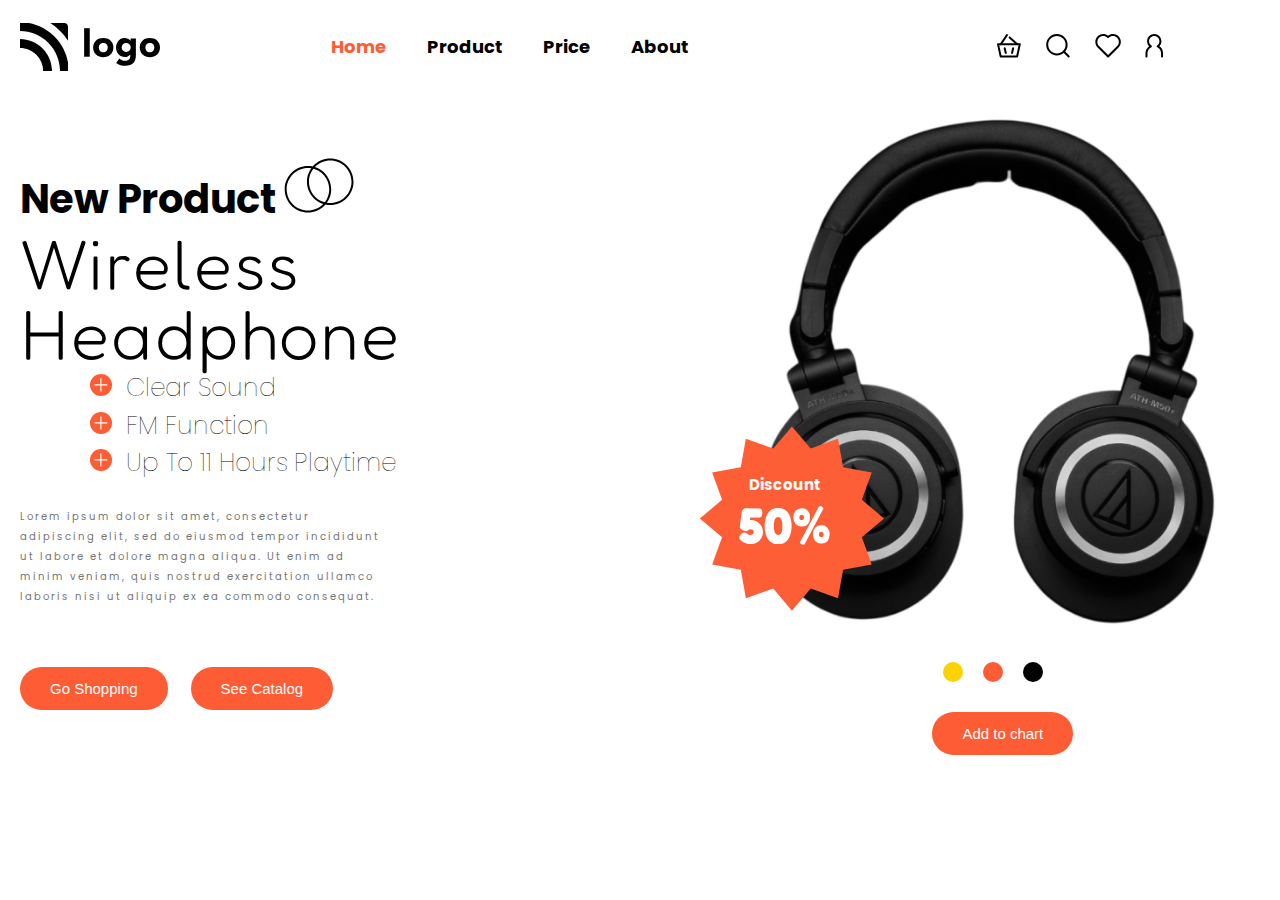
<file: live-class-project-7/index.html>
<!DOCTYPE html>
<html lang="en">
  <head>
    <meta charset="UTF-8" />
    <meta http-equiv="X-UA-Compatible" content="IE=edge" />
    <meta name="viewport" content="width=device-width, initial-scale=1.0" />
    <link rel="stylesheet" href="css/index.css" />
    <link rel="preconnect" href="https://fonts.googleapis.com" />
    <link rel="preconnect" href="https://fonts.gstatic.com" crossorigin />
    <link
      href="https://fonts.googleapis.com/css2?family=Fredoka+One&family=Poppins&display=swap"
      rel="stylesheet"
    />
    <title>Product Home Page</title>
  </head>
  <body>
    <nav>
      <img src="./images/logo.svg" alt="logo" />
      <div class="nav-items">
        <h5 class="nav-item active-item">Home</h5>
        <h5 class="nav-item">Product</h5>
        <h5 class="nav-item">Price</h5>
        <h5 class="nav-item">About</h5>
      </div>
      <img src="./images/actions.svg" alt="actions" />
    </nav>
    <div class="intro-section">
      <div class="left-section">
        <h3>
          New Product
          <img src="./images/circles.svg" alt="circles" />
        </h3>
        <h1>Wireless Headphone</h1>
        <div class="sub-headlines">
          <h5 class="sub-headline">
            <img src="./images/plus.svg" alt="plus" /> Clear Sound
          </h5>
          <h5 class="sub-headline">
            <img src="./images/plus.svg" alt="plus" /> FM Function
          </h5>
          <h5 class="sub-headline">
            <img src="./images/plus.svg" alt="plus" /> Up To 11 Hours Playtime
          </h5>
        </div>
        <p class="text">
          Lorem ipsum dolor sit amet, consectetur adipiscing elit, sed do
          eiusmod tempor incididunt ut labore et dolore magna aliqua. Ut enim ad
          minim veniam, quis nostrud exercitation ullamco laboris nisi ut
          aliquip ex ea commodo consequat.
        </p>
        <div class="action-btns">
          <button class="action-btn">Go Shopping</button>
          <button class="action-btn">See Catalog</button>
        </div>
      </div>
      <div class="right-section">
        <div class="headphone-div">
          <img src="./images/discount.svg" alt="discount" class="discount" />
          <div class="discount-content">
            <h4>Discount</h4>
            <h1>50%</h1>
          </div>
          <img src="./images/headphones.jpg" alt="headphone" />
        </div>
        <div class="dots">
          <div class="dot yellow-dot"></div>
          <div class="dot tomato-dot"></div>
          <div class="dot black-dot"></div>
        </div>
        <button class="action-btn">Add to chart</button>
      </div>
    </div>
  </body>
</html>
</file>
<file: live-class-project-11/style.css>
/* POPPINS FONT FAMILY */
@import url('https://fonts.googleapis.com/css2?family=Poppins&display=swap');
@import url('https://fonts.googleapis.com/css2?family=Righteous&display=swap');

/* css variable and resets */

:root {
    --cl-white: hsl(0, 0%, 100%);
    --cl-grey: hsl(0, 0%, 95%);
    --cl-grey-dark: hsl(0, 0%, 44%);
    --cl-black: hsl(0, 0%, 0%);
    --cl-blue: hsl(208, 95%, 48%);

    --cl-b-g: linear-gradient(120deg, hsl(197, 94%, 50%), hsl(213, 96%, 47%));
}

*,
*::before,
*::after {
    margin: 0;
    padding: 0;
    box-sizing: border-box;
}

html {
    scroll-behavior: smooth;
    font-size: 62.5%;
    overflow-x: hidden;
}

body {
    min-width: 100%;
    min-height: 100vh;
    background-color: var(--cl-grey);
    font-family: 'POPPINS', sans-serif;
    line-height: 1.5;
}

img {
    width: 100%;
}

ul li {
    list-style: none;
}

a {
    color: var(--cl-black);
    text-decoration: none;
}

button {
    background-color: transparent;
    border: none;
    outline: none;
}

@media (prefers-reduced-motion: reduce) {
    html:focus-within {
        scroll-behavior: auto;
    }

    *,
    *::before,
    *::after {
        animation-duration: 0.01ms !important;
        animation-iteration-count: 1 !important;
        transition-duration: 0.01ms !important;
        scroll-behavior: auto !important;
    }
}

/* utilities classes */

.container {
    margin-inline: auto;
    padding: 0 6rem 0 6rem;
    position: relative;
}

.flex {
    display: flex;
    justify-content: space-between;
    align-items: center;
}

.btn {
    padding: 1.5rem;
    font-size: 2rem;
    letter-spacing: 0.1rem;
    border-radius: 4px;
    color: var(--cl-white);
    background: var(--cl-b-g);
}

.section-heading {
    font-size: 5rem;
    line-height: 1.2;
}

.section-discription {
    font-size: 1.5rem;
    line-height: 1.8;
    color: var(--cl-grey-dark);
}

/* Header nav */

header {
    margin-top: 2rem;
}

.logo {
    width: 10rem;
}

.nav-list-link {
    margin-right: 4rem;
}

.nav-list-link a {
    font-size: 1.8rem;
    color: var(--cl-grey-dark);
}

.nav-button {
    padding: 1rem 2rem;
    border-radius: 4px;
    color: var(--cl-blue);
    border: 2px solid var(--cl-blue);
}

/* hero section */

.hero {
    align-items: stretch;
    margin-top: 4rem;
}

.hero-left {
    flex: 1;
    justify-content: flex-start;
    align-items: flex-start;
    flex-direction: column;
    padding-top: 8rem;
}

.hero-left-heading {
    font-size: 6rem;
    line-height: 1.2;
}

.hero-left-details {
    padding-top: 2rem;
    margin-right: 6rem;
    font-size: 1.5rem;
    letter-spacing: 0.2rem;
    color: var(--cl-grey-dark);
}

.hero-left-button {
    margin-top: 2rem;
    padding: 1.5rem 2rem;
}

.hero-right {
    flex: 1;
}

.hero-right img {
    width: 100%;
    margin-top: 4rem;
    margin-left: 5rem;
}

/* About */

.about-left {
    flex: 1;
}

.about-right {
    flex: 1;
    padding: 0 10rem 0 20rem;
}

.about-right p {
    padding: 3rem 0;
}

/* support */

.support-left {
    flex: 1;
    padding: 0 20rem 0 10rem;
}

.support-left p {
    padding: 3rem 0;
}

.support-right {
    flex: 1;
}

/* services */

.services-part1 {
    margin-top: 8rem;
}

.services-part1 > h2 {
    flex: 1;
    font-size: 6.3rem;
}

.services-part1 > p {
    flex: 1;
    letter-spacing: 0.2rem;
}

.services-cards {
    margin-top: 10rem;
    margin-left: 4rem;
    display: grid;
    grid-template-columns: repeat(3, 1fr);
    grid-template-rows: auto;
    gap: 5rem;
}

.services-card-logo img {
    width: 6rem;
    height: 6rem;
}

.services-card-heading h3 {
    font-size: 3rem;
    margin: 2rem 0;
}

.services-card-description p {
    font-size: 1.2rem;
    letter-spacing: 0.2rem;
    line-height: 2;
    color: var(--cl-grey-dark);
    margin-right: 5rem;
}

/* pricing */

.pricing {
    background: var(--cl-b-g);
    display: flex;
    flex-direction: column;
    justify-content: center;
    margin-top: 5rem;
}

.pricing-heading {
    align-self: center;
    font-size: 4rem;
    margin-top: 5rem;
    color: var(--cl-white);
}

.Pricing-cards {
    display: flex;
    justify-content: space-around;
    align-items: center;
    flex-wrap: wrap;
    padding: 10rem 0;
}

.pricing-card {
    max-width: 30rem;
    background-color: var(--cl-white);
    padding: 2rem 3rem 2rem 1rem;
    margin-bottom: 3rem;
    border-radius: 8px;
    position: relative;
}

.pricing-card-heading {
    position: absolute;
    top: 0;
    left: 0;
    right: 0;
    padding: 2rem 0 2rem 2rem;
    border-radius: 8px 8px 0 0;
}

.pricing-card-heading > h3 {
    font-size: 2.5rem;
}

.pricing-card-heading > h4 {
    font-size: 1.2rem;
    color: var(--cl-grey-dark);
}

.pricing-card-heading-active {
    background-color: var(--cl-black);
    color: var(--cl-white);
}
.pricing-features {
    margin: 2.5rem 0;
    padding-left: 2.5rem;
    margin-top: 8rem;
}

.pricing-features-list li {
    list-style-type: disc;
    padding-bottom: 1.8rem;
    font-size: 1.5rem;
}

.pricing-month {
    text-align: center;
}

.pricing-month h4 {
    font-size: 3rem;
    color: 2rem;
    text-align: center;
}

.pricing-month h4 span {
    color: var(--cl-grey-dark);
}

.pricing-month h5 {
    font-size: 1rem;
    letter-spacing: 0.2rem;
    color: var(--cl-grey-dark);
}

.button {
    text-align: center;
    margin-top: 2rem;
    margin-left: 7.5rem;
}

.button-active {
    background: var(--cl-b-g);
    color: var(--cl-white);
}

/* review section */
.review {
    flex-direction: column;
    margin-top: 5rem;
    margin-bottom: 8rem;
}

.review-heading {
    text-align: center;
}

.review-heading h3 {
    font-size: 4rem;
}

.review-heading p {
    font-size: 1.5rem;
    letter-spacing: 0.2rem;
    padding: 2rem 20rem;
    color: var(--cl-grey-dark);
}

.review-cards {
    display: grid;
    grid-template-columns: repeat(2, 1fr);
    grid-template-rows: auto;
    gap: 4rem;
    margin-top: 5rem;
}

.review-card {
    border: 2px solid rgb(194, 194, 194);
    border-radius: 5px;
    max-width: 60rem;
    min-height: 20rem;
    padding: 4rem;
}

.review-card-active {
    background-color: rgb(255, 255, 255);
}

.review-card-discription {
    font-size: 1.5rem;
    letter-spacing: 0.1rem;
    color: var(--cl-grey-dark);
    margin-bottom: 3rem;
}

.review-card-profile {
    justify-content: flex-start;
}

.review-card-profile span {
    padding: 2.5rem 3rem;
    border-radius: 50%;
    background-color: rgb(172, 172, 172);
}

.profile-detail {
    margin-left: 2rem;
}

.profile-detail h4 {
    font-size: 1.8rem;
    line-height: 1.2;
    margin-bottom: 0.7rem;
}

.profile-detail h5 {
    font-size: 1rem;
    color: var(--cl-grey-dark);
}

/* Register */

.register {
    padding: 10rem;
    background: var(--cl-b-g);
}

.register-left {
    width: 50%;
}

.register-left h3 {
    font-size: 6rem;
    line-height: 1;
    color: var(--cl-white);
}

.register-left p {
    margin-top: 2rem;
    padding-right: 7rem;
    font-size: 1.2rem;
    letter-spacing: 0.2rem;
    color: var(--cl-white);
}

.register-button {
    padding: 1.5rem 3.5rem;
    margin-right: 5rem;
    color: var(--cl-white);
    border: 2px solid #fff;
    border-radius: 0.8rem;
    background-color: transparent;
    cursor: pointer;
}

/* footer */

footer {
    margin: 3rem 5rem;
    display: flex;
    justify-content: space-between;
    align-items: flex-start;
}

.footer-logo {
    width: 20%;
}

.footer-logo > img {
    width: 8rem;
    height: 5rem;
}
.footer-logo p {
    font-size: 1.2rem;
    letter-spacing: 0.2rem;
    padding-top: 2rem;
}

.footer-menu {
    padding: 2rem;
}

.footer-menu-heading {
    font-size: 2.5rem;
}

.footer-menu-list-item {
    padding-top: 2rem;
}
.footer-menu-list-item a {
    color: var(--cl-grey-dark);
}

.footer-menu-social-list-items a > img {
    width: 3rem;
    height: 3rem;
}

.footer-menu-social-list {
    display: flex;
    margin-left: 2rem;
}
.footer-menu-social-list-items {
    padding-top: 1.5rem;
}
.footer-menu-social-list-items:not(:first-of-type) {
    margin-left: 1.5rem;
}

/* media qquery */

@media screen and (max-width: 999px) {
    .btn {
        font-size: 1.2rem;
    }
    .section-heading {
        font-size: 3rem;
    }

    .nav-list-link {
        margin-right: 2rem;
    }

    .nav-list-link a {
        font-size: 1.3rem;
    }
    .nav-button {
        padding: 1rem;
    }

    .hero {
        margin-bottom: 2rem;
    }

    .hero-left {
        align-items: center;
    }

    .hero-left-heading {
        font-size: 3rem;
        text-align: center;
    }
    .hero-left-details {
        font-size: 1.2rem;
        margin-right: 2rem;
        text-align: center;
    }
    .hero-left-button {
        margin-top: 2rem;
        padding: 1rem 1.5rem;
    }
    .about {
        margin-bottom: 3rem;
    }

    .about-right {
        flex: 1;
        padding: 0 0 0 10rem;
    }

    .support {
        margin-bottom: 3rem;
    }

    .support-left {
        flex: 1;
        padding: 0 10rem 0 0;
    }

    .services {
        margin-bottom: 3rem;
    }

    .services-part1 > h2 {
        font-size: 4rem;
    }

    .services-card-logo img {
        width: 4rem;
        height: 4rem;
        margin-bottom: 1rem;
    }
    .services-card-heading h3 {
        font-size: 1.5rem;
        margin: 0;
        margin-bottom: 1rem;
    }
    .services-card-description p {
        font-size: 1rem;
        margin-right: 0;
    }
    .pricing-heading {
        font-size: 3rem;
    }
    .review-heading h3 {
        font-size: 3rem;
    }

    .review-heading p {
        padding: 2rem 5rem;
    }
    .review-card-discription {
        font-size: 1.3rem;
        letter-spacing: 0.2rem;
    }

    .register-left h3 {
        font-size: 3rem;
    }

    .register-button {
        padding: 1rem 2.5rem;
        margin-right: 0;
    }
}

@media screen and (max-width: 768px) {
    .section-heading {
        font-size: 2rem;
    }

    .logo {
        width: 8rem;
    }
    .nav-list-link {
        display: none;
    }

    .hero-left-heading {
        font-size: 2rem;
        text-align: center;
    }
    .hero-left-details {
        text-align: center;
        margin-right: 0rem;
    }
    .services-cards {
        grid-template-columns: repeat(2, 1fr);
        gap: 3rem;
    }
    footer {
        flex-wrap: wrap;
        justify-content: center;
    }
}

@media screen and (max-width: 650px) {
    .hero {
        flex-direction: column-reverse;
        justify-content: center;
        align-items: center;
        margin-bottom: 5rem;
    }
    .hero-right > img {
        margin-inline: auto;
        max-width: 30rem;
    }

    .about {
        flex-direction: column;
        justify-content: center;
        align-items: center;
    }
    .about-left {
        margin-bottom: 3rem;
    }
    .about-right {
        text-align: center;
        padding: 0;
        margin-bottom: 3rem;
    }
    .support {
        flex-direction: column-reverse;
        justify-content: center;
        align-items: center;
    }
    .support-left {
        text-align: center;
        padding: 0;
        margin-bottom: 3rem;
    }
    .support-right {
        margin-bottom: 3rem;
    }

    .services-part1 {
        flex-direction: column;
    }
    .services-part1 > h2 {
        text-align: center;
        font-size: 3rem;
        margin-bottom: 1.5rem;
    }
    .services-part1 > p {
        text-align: center;
    }
    .services-cards {
        grid-template-columns: 1fr;
        text-align: center;
    }
    .Pricing-cards {
        flex-direction: column;
    }
    .review-cards {
        grid-template-columns: 1fr;
    }
    .register {
        flex-direction: column;
    }
    .register-left {
        width: 100%;
        text-align: center;
    }
    .register-left p {
        margin-top: 2rem;
        padding-right: 0rem;
        margin-bottom: 2rem;
    }
}

@media screen and (max-width: 480px) {
    footer {
        flex-direction: column;
        justify-content: center;
        align-items: center;
    }
    .footer-logo {
        text-align: center;
        width: 100%;
    }
    .footer-logo > img {
        width: 6rem;
        height: 6rem;
    }
    .footer-menu-heading {
        font-size: 3rem;
    }
    .footer-menu-list-item {
        text-align: center;
    }
    .footer-menu-list-item a {
        font-size: 1.5rem;
    }
    .footer-menu-social-list {
        justify-content: center;
        align-items: center;
        margin-left: 0s;
    }
}
</file>
<file: live-class-project-12/style.css>
/* POPPINS FONT FAMILY */
@import url('https://fonts.googleapis.com/css2?family=Poppins&display=swap');
@import url('https://fonts.googleapis.com/css2?family=Righteous&display=swap');

/* css variable and resets */

:root {
    --cl-white: hsl(0, 0%, 100%);
    --cl-grey: hsl(0, 0%, 100%);
    --cl-grey-dark: hsl(0, 0%, 44%);
    --cl-black: hsl(0, 0%, 0%);
    --cl-grey-darkest: hsl(215, 10%, 43%);
    --cl-green: hsl(151, 23%, 63%);
}

*,
*::before,
*::after {
    margin: 0;
    padding: 0;
    box-sizing: border-box;
}

html {
    scroll-behavior: smooth;
    font-size: 62.5%;
    overflow-x: hidden;
}

body {
    min-width: 100%;
    min-height: 100vh;
    background-color: var(--cl-grey);
    font-family: 'POPPINS', sans-serif;
    line-height: 1.5;
}

img {
    width: 100%;
}

ul li {
    list-style: none;
}

a {
    color: var(--cl-black);
    text-decoration: none;
}

button {
    background-color: transparent;
    border: none;
    outline: none;
}

@media (prefers-reduced-motion: reduce) {
    html:focus-within {
        scroll-behavior: auto;
    }

    *,
    *::before,
    *::after {
        animation-duration: 0.01ms !important;
        animation-iteration-count: 1 !important;
        transition-duration: 0.01ms !important;
        scroll-behavior: auto !important;
    }
}

/* utilities classes */

.container {
    margin-inline: auto;
    padding: 2rem 8rem;
    position: relative;
}

.flex {
    display: flex;
    justify-content: space-between;
    align-items: center;
}

.btn {
    padding: 1rem 1.5rem;
    font-size: 1.7rem;
    letter-spacing: 0.1rem;
    border-radius: 4px;
    color: var(--cl-white);
    background: var(--cl-green);
}

.section-heading {
    font-size: 3.5rem;
    text-align: center;
    padding: 8rem 50rem 5rem 50rem;
    line-height: 1.2;
}

.section-discription {
    font-size: 1.5rem;
    line-height: 1.8;
    color: var(--cl-grey-dark);
}

/* header section */

.header {
    background-color: var(--cl-grey-darkest);
}

.nav-logo img {
    width: 8rem;
    height: 5rem;
}

.nav-list li {
    margin-right: 5rem;
}

.nav-list li > a {
    font-size: 1.3rem;
    color: var(--cl-white);
    cursor: pointer;
}

.nav-button {
    font-size: 1.5rem;
    color: var(--cl-white);
    border: 1px solid var(--cl-grey);
    background-color: transparent;
    padding: 1rem 2rem;
}

.header-content {
    margin: 5rem 5rem;
}

.header-content-left {
    padding: 30rem 25rem;
    background-image: url(./images/pexels-fauxels-3183197.jpg);
    background-repeat: no-repeat;
    background-size: cover;
    background-position: center;
    border-radius: 4px;
}

.header-content-right {
    padding: 3rem;
    margin-top: -10rem;
    margin-left: 10rem;
}

.header-content-right h1 {
    font-size: 6rem;
    line-height: 1.2;
    color: var(--cl-white);
    padding-bottom: 2rem;
}

.header-content-right p {
    font-size: 1.2rem;
    letter-spacing: 0.2rem;
    line-height: 1.8;
    padding-right: 10rem;
    color: var(--cl-white);
}

.form {
    display: flex;
    justify-content: center;
    align-items: center;
    text-align: center;
}

.form > input {
    outline: none;
    border: none;
    width: 50rem;
    height: 5rem;
    margin-top: 2rem;
    padding-left: 2rem;
    border-radius: 4px;
}

.header-content-right form input::placeholder {
    padding-left: 3rem;
}

.header-content-right form > button {
    padding: 1.5rem 2rem;
    width: 15rem;
    margin-top: 2rem;
    margin-left: -15rem;
}

/* about */

.about {
    margin-top: 5rem;
}

.about-stats {
    margin: 7rem 25rem;
}

.about-stat h3 {
    font-size: 4rem;
}

.about-stat h4 {
    font-size: 1.3rem;
    color: var(--cl-grey-dark);
}

.about-part-2 {
    margin: 0 10rem;
    padding: 30rem 18rem;
    background-image: url(./images/pexels-fauxels-3184325.jpg);
    background-repeat: no-repeat;
    background-size: cover;
    background-position: top center;
}

.feature > h2 {
    margin-bottom: 5rem;
}

.feature-card {
    justify-content: space-evenly;
}

.feature-card-discription {
    max-width: 40rem;
    min-height: 100%;
}

.feature-card-discription h3 {
    font-size: 3rem;
    margin-bottom: 1rem;
}
.feature-card-discription p {
    font-size: 1.5rem;
    margin-bottom: 1rem;
}
.feature-card-image img {
    width: 40rem;
    height: 40rem;
}

/* team section */

.team {
    margin: 0 auto;
    margin-top: 10rem;
}

.team-part-1 {
    margin: 0 8rem 10rem 8rem;
}

.team-part-1 h3 {
    width: 40rem;
    font-size: 4rem;
}
.team-part-1 p {
    width: 50rem;
    font-size: 1.5rem;
    letter-spacing: 0.2rem;
    line-height: 1.8;
    color: var(--cl-grey-dark);
}

.team-part-2 {
    display: flex;
    justify-content: center;
    align-items: center;
    max-width: 100%;
    min-height: 100%;
    margin: 0 20rem;
}

.team-card {
    max-width: 100%;
    min-height: 100%;
    margin: 2rem;
}

.team-card > img {
    max-width: 100%;
}

.team-card-heading {
    max-width: 100%;
    margin-top: 2rem;
    font-size: 1.6rem;
}

.team-card-discription {
    width: 60%;
    margin-top: 1rem;
    font-size: 1.2rem;
    letter-spacing: 0.2rem;
}

.team-part-3 {
    margin-top: 10rem;
    text-align: center;
}

.footer {
    background-color: var(--cl-black);
    margin-top: 10rem;
    padding: 5rem 8rem;
    color: antiquewhite;
}

.footer-part-1 {
    padding-bottom: 4rem;
    border-bottom: 2px solid var(--cl-grey-dark);
}

.footer-logo img {
    max-width: 8rem;
    min-height: 5rem;
}

.footer-icons span {
    padding: 3rem;
    border-radius: 50%;
    background-color: rgb(30, 30, 30);
    text-align: center;
    vertical-align: middle;
    margin-right: 0.5rem;
    position: relative;
}

.footer-icons span > img {
    width: 4rem;
    height: 4rem;
    position: absolute;
    top: 50%;
    left: 50%;
    transform: translate(-50%, -50%);
}

.footer-part-2 {
    margin-top: 4rem;
}

.footer-menu h3 {
    font-size: 2rem;
    margin-bottom: 1rem;
}

.footer-menu ul li {
    margin-bottom: 1rem;
}

.footer-menu ul li > a {
    color: var(--cl-white);
    font-size: 1rem;
    letter-spacing: 0.2rem;
}

/* meida query */

@media screen and (max-width: 1300px) {
    .section-heading {
        font-size: 3rem;
        text-align: center;
        padding: 8rem 30rem 5rem 30rem;
        line-height: 1.2;
    }
    .header-content {
        margin: 2rem;
    }
    .header-content-left {
        padding: 20rem 18rem;
    }
    .header-content-right {
        margin-top: -5rem;
    }
    .header-content-right h1 {
        font-size: 4rem;
        line-height: 1;
    }
    .header-content-right form input {
        width: 30rem;
    }

    .header-content-right form input::placeholder {
        padding-left: 0.8rem;
    }

    .header-content-right form > button {
        margin-left: -10rem;
    }

    .team-part-2 {
        margin: 0 5rem;
    }
}

@media screen and (max-width: 975px) {
    .container {
        padding: 2rem 2rem;
    }
    .section-heading {
        font-size: 2rem;
        text-align: center;
        padding: 8rem 20rem 5rem 20rem;
        line-height: 1.2;
    }

    .nav-list li {
        margin-right: 2rem;
    }

    .nav-list li > a {
        font-size: 1rem;
    }
    .header-content {
        margin: 2rem;
    }
    .header-content-left {
        padding: 10rem 10rem;
    }
    .header-content-right {
        margin-left: 0;
        margin-top: 3rem;
    }
    .header-content-right h1 {
        font-size: 2.3rem;
        line-height: 1.2;
    }
    .header-content-right p {
        padding-right: 0;
    }
    .header-content-right form input {
        width: 20rem;
    }

    .header-content-right form input::placeholder {
        padding-left: 0;
    }

    .header-content-right form > button {
        margin-left: -2rem;
    }

    .about-stats {
        margin: 7rem 10rem;
    }
    .about-stat h3 {
        font-size: 2rem;
    }

    .about-stat h4 {
        font-size: 1.3rem;
    }
    .about-part-2 {
        margin: 0 5rem;
        padding: 20rem 12rem;
    }

    .feature-card {
        margin-bottom: 3rem;
    }

    .feature-card-discription h3 {
        font-size: 1.5rem;
        margin-bottom: 1rem;
    }
    .feature-card-discription p {
        font-size: 1rem;
        margin-bottom: 1rem;
    }
    .feature-card-image img {
        width: 30rem;
        height: 30rem;
    }

    .team-part-1 h3 {
        font-size: 2rem;
    }
    .team-part-1 p {
        font-size: 1rem;
    }

    .team-part-2 {
        margin: 0 0rem;
    }
    .team-card img {
        width: 20rem;
    }

    .footer-logo > img {
        max-width: 6rem;
    }

    .footer-icons span {
        padding: 1.2rem;
    }

    .footer-icons span > img {
        width: 1.5rem;
        height: 1.5rem;
    }

    .footer-menu h3 {
        font-size: 1rem;
    }

    .footer-menu ul li > a {
        font-size: 0.8rem;
    }
}

@media screen and (max-width: 720px) {
    .section-heading {
        font-size: 2rem;
        text-align: center;
        padding: 8rem 10rem 5rem 10rem;
        line-height: 1.2;
    }
    .header-content {
        flex-direction: column;
        justify-content: center;
    }

    .header-content-right > h1,
    p {
        text-align: center;
    }

    .form > input {
        height: 3rem;
    }
    .header-content-right form > button {
        padding: 0.5rem;
    }

    .about-part-2 {
        margin: 0 2rem;
        padding: 15rem 8rem;
    }

    .feature-card-discription {
        text-align: center;
        max-width: 20rem;
        min-height: 100%;
    }

    .feature-card-discription h3 {
        font-size: 1.5rem;
        margin-bottom: 1rem;
    }
    .feature-card-discription p {
        font-size: 1.2rem;
        margin-bottom: 1rem;
    }
    .feature-card-image img {
        width: 15rem;
        height: 15rem;
    }

    .footer-part-2 {
        flex-wrap: wrap;
    }
}

@media screen and (max-width: 500px) {
    .section-heading {
        font-size: 2rem;
        text-align: center;
        padding: auto;
        line-height: 1.2;
    }
    .nav-list {
        display: none;
    }

    .form > input {
        width: 40rem;
    }
    .header-content-right form > button {
        padding: 0.5rem 1rem;
        margin-top: 5rem;
    }

    .team-part-1 {
        flex-direction: column;
        justify-content: center;
        align-items: center;
        margin: 0 0 0 0;
        padding: 2rem;
    }

    .feature-card {
        flex-direction: column;
        margin-bottom: 5rem;
    }
    .btn {
        margin-bottom: 3rem;
    }

    .team-part-1 h3 {
        width: auto;
    }
    .team-part-1 p {
        width: auto;
    }

    .team-part-2 {
        flex-direction: column;
        justify-content: center;
        align-items: center;
        margin-left: 3rem;
    }
    .footer-part-2 {
        flex-direction: column;
        justify-content: center;
        align-items: center;
        text-align: center;
    }
    .footer-menu {
        margin-bottom: 3rem;
    }
}
</file>
<file: live-class-project-4/style.css>
*{
    font-family: 'Poppins',sans-serif,serif;
}

body{
    height: 100vh;
}

.container{
padding: 1.5rem;
}

.navbar-container{
    display: flex;
    justify-content: space-between;
    justify-items: center;
}
.grow-list .list{
    display: flex;
    list-style: none;
    justify-items: center;
    justify-content: flex-start;
    margin-left: -35rem;
}
.list li{
    padding: 0 1rem;
    font-weight: 600;
    color: #c0bdbd;
}
.list-item:first-of-type{
    color: #000;
    cursor: pointer;
}
.list-item:hover{
    color: #000;
    cursor: pointer;
}

.button-group{
    margin-right: 2rem;
}
.nav-button{
    background-color: #6250a4;
    border: 0;
    padding: 0.6rem 1.2rem;
    border-radius: 8px;
color: #fcf9f9;
}


/******** Hero section ********/

.banner-container{
    display: flex;
}
.heading-text{
    color: #3a0f68;
    font-size: 4rem;
}
.heading-text span{
    color: #583181d5;
}
.banner-container >div{
    display: flex;
    flex-direction: column;
    align-content: center;
    justify-content: center;
    align-items: center;
}

p.description{
    margin-top: -30px;
    color: #abaaaa;
}
.banner-container .nav-button{
    margin-top: 50px;
    padding: 1rem 3rem;
    font-size: larger;
}
</file>
<file: live-class-project-7/css/index.css>
*,
*::before,
*::after {
    margin: 0;
    padding: 0;
    box-sizing: border-box;
}

html {
    font-size: 62.5%;
}

body {
    min-width: 100%;
    min-height: 100vh;
    font-family: 'Poppins', sans-serif;
    line-height: 1.5;
}

img {
    max-width: 100%;
}

ul[role='list'] {
    list-style: none;
}

a {
    text-decoration: none;
}

button {
    background-color: transparent;
    border: none;
    outline: none;
}


nav {
    display: flex;
    justify-content: space-between;
    align-items: center;
    padding: 2rem;
    z-index: +11;
}



.nav-items {
    display: flex;
    justify-content: space-between;
    align-items: center;
}

.nav-item {
    font-size: 1.8rem;
    font-family: 'Poppins', sans-serif;
    font-weight: light;
    margin-right: 4rem;
}
.nav-item.active-item {
    color: #fe5c34;
}
.nav-item:hover {
    color: #fe5c34;
}

/* **************.intro-section***************** */



.intro-section {
    display: flex;
    justify-content: space-between;
    align-items: center;
}

.left-section {
    width: 80rem;
    display: flex;
    flex-direction: column;
    justify-content: flex-start;
    align-items: flex-start;
    padding: 2rem;
}

.left-section h3 {
    font-size: 4rem;
}

.left-section h1 {
    font-size: 7rem;
    line-height: 1;
    letter-spacing: 0.2rem;
    font-weight: lighter;
    font-family: 'Fredoka One', sans-serif;
}

.sub-headlines {
    margin-left: 7rem;
}

.sub-headline {
    font-size: 2.5rem;
    font-weight: lighter;
    vertical-align: middle;
    text-transform: capitalize;
}

.sub-headline img {
    width: 2.2rem;
    background-color: #fe5c34;
    padding: 0.4rem;
    border-radius: 50%;
    margin-right: 0.7rem;
}

.text {
    font-size: 1rem;
    letter-spacing: 0.2rem;
    line-height: 2;
    padding-right: 30rem;
    margin-top: 2.5rem;
    color: #757575;
}

.action-btns {
    margin-top: 6rem;
}

.action-btn {
    padding: 1.3rem 3rem;
    background-color: #fe5c34;
    color: #ffffff;
    font-size: 1.5rem;
    border-radius: 60px;
}

.action-btn:not(:first-child) {
    margin-left: 2rem;
}

.action-btn-right {
    padding: 1.3rem 3rem;
    background-color: #fe5c34;
    color: #ffffff;
    font-size: 1.5rem;
    border-radius: 60px;
}

.right-section {
    display: flex;
    flex-direction: column;
    justify-content: center;
    align-items: center;
    padding: 2rem;
    z-index: -1;
}

.headphone-div {
    width: 100%;
    position: relative;
}

.headphone-image {
    width: 100%;
}

.discount {
    position: absolute;
    top: 58%;
    left: -5%;
}

.discount-content {
    position: absolute;
    top: 67%;
    left: 2.5%;
    text-align: center;
    color: #ffffff;
}

.discount-content h4 {
    font-size: 1.5rem;
}

.discount-content h1 {
    margin-top: -1rem;
    font-size: 5rem;
    font-weight: bold;
    font-family: 'Fredoka One', sans-serif;
}

.dots {
    display: flex;
    justify-content: center;
    align-items: center;
    padding: 1rem;
    z-index: +111;
    text-align: center;
    margin-bottom: 2rem;
}

.dot {
    padding: 1rem;
    border-radius: 3rem;
}
.dot:not(:first-child) {
    margin-left: 2rem;
}

.yellow-dot {
    background-color: #fbd204;
}

.tomato-dot {
    background-color: #fe5c34;
}

.black-dot {
    background-color: #000000;
}

@media screen and (max-width: 900px) {
    .intro-section {
        flex-direction: column-reverse;
        justify-content: space-around;
        align-items: center;
    }
    nav{
        justify-content: space-around;
        align-items: center;
    }
     img[alt="logo"]{
    margin-left: 18rem;
        width: 30%;
    }

    img[alt="actions"]{
        margin-right: 8rem;
        width: 80%;
    }
    .headphone-image {
        width: 80%;
    }
    .left-section {
        justify-content: space-around;
        align-items: center;
        text-align: center;
        width: auto;
    }
    .left-section h3 {
        font-size: 2.5rem;
        margin-bottom: 2rem;
    }

    .left-section h1 {
        font-size: 4rem;
        margin-bottom: 2rem;
    }

    .sub-headlines {
        text-align: left;
        margin-left: 0;
    }

    .text {
        text-align: center;
        padding-right: 2rem;
    }
}

@media screen and (max-width: 750px) {
    .nav-items {
        display: none;
    }

    .left-section h3 {
        font-size: 2rem;
    }

    .left-section h1 {
        font-size: 3.5rem;
    }

    .headphone-image {
        width: 30rem;
    }

    .discount {
        width: 10rem;
    }

    .discount-content h4 {
        font-size: 1rem;
    }
    .discount-content h1 {
        font-size: 2.5rem;
    }
    .text {
        font-size: 2rem;
    }
}

@media screen and (max-width: 450px) {
    .action-btns {
        display: flex;
        flex-direction: column;
        justify-content: center;
        align-items: center;
    }
    .action-btn {
        margin-bottom: 2rem;
    }
    .action-btn:not(:first-child) {
        margin-left: 0;
    }
}
</file>
